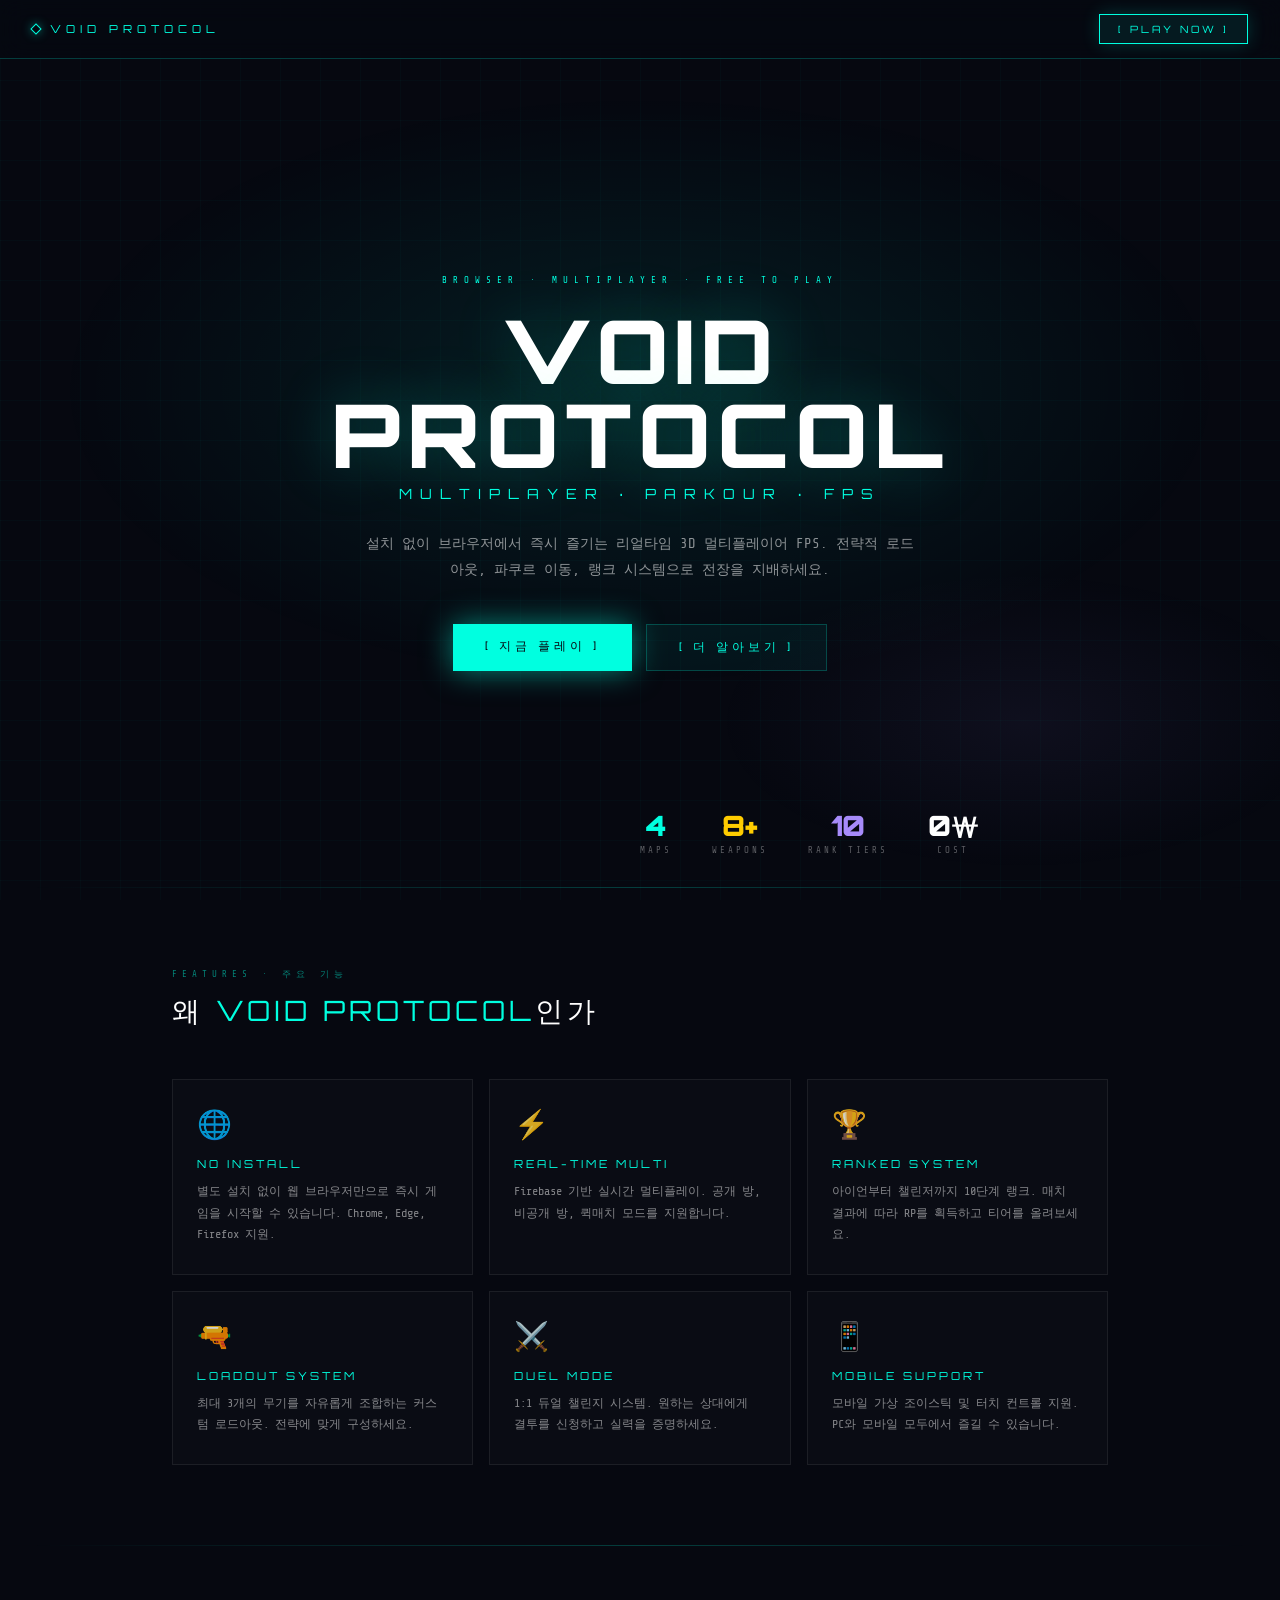
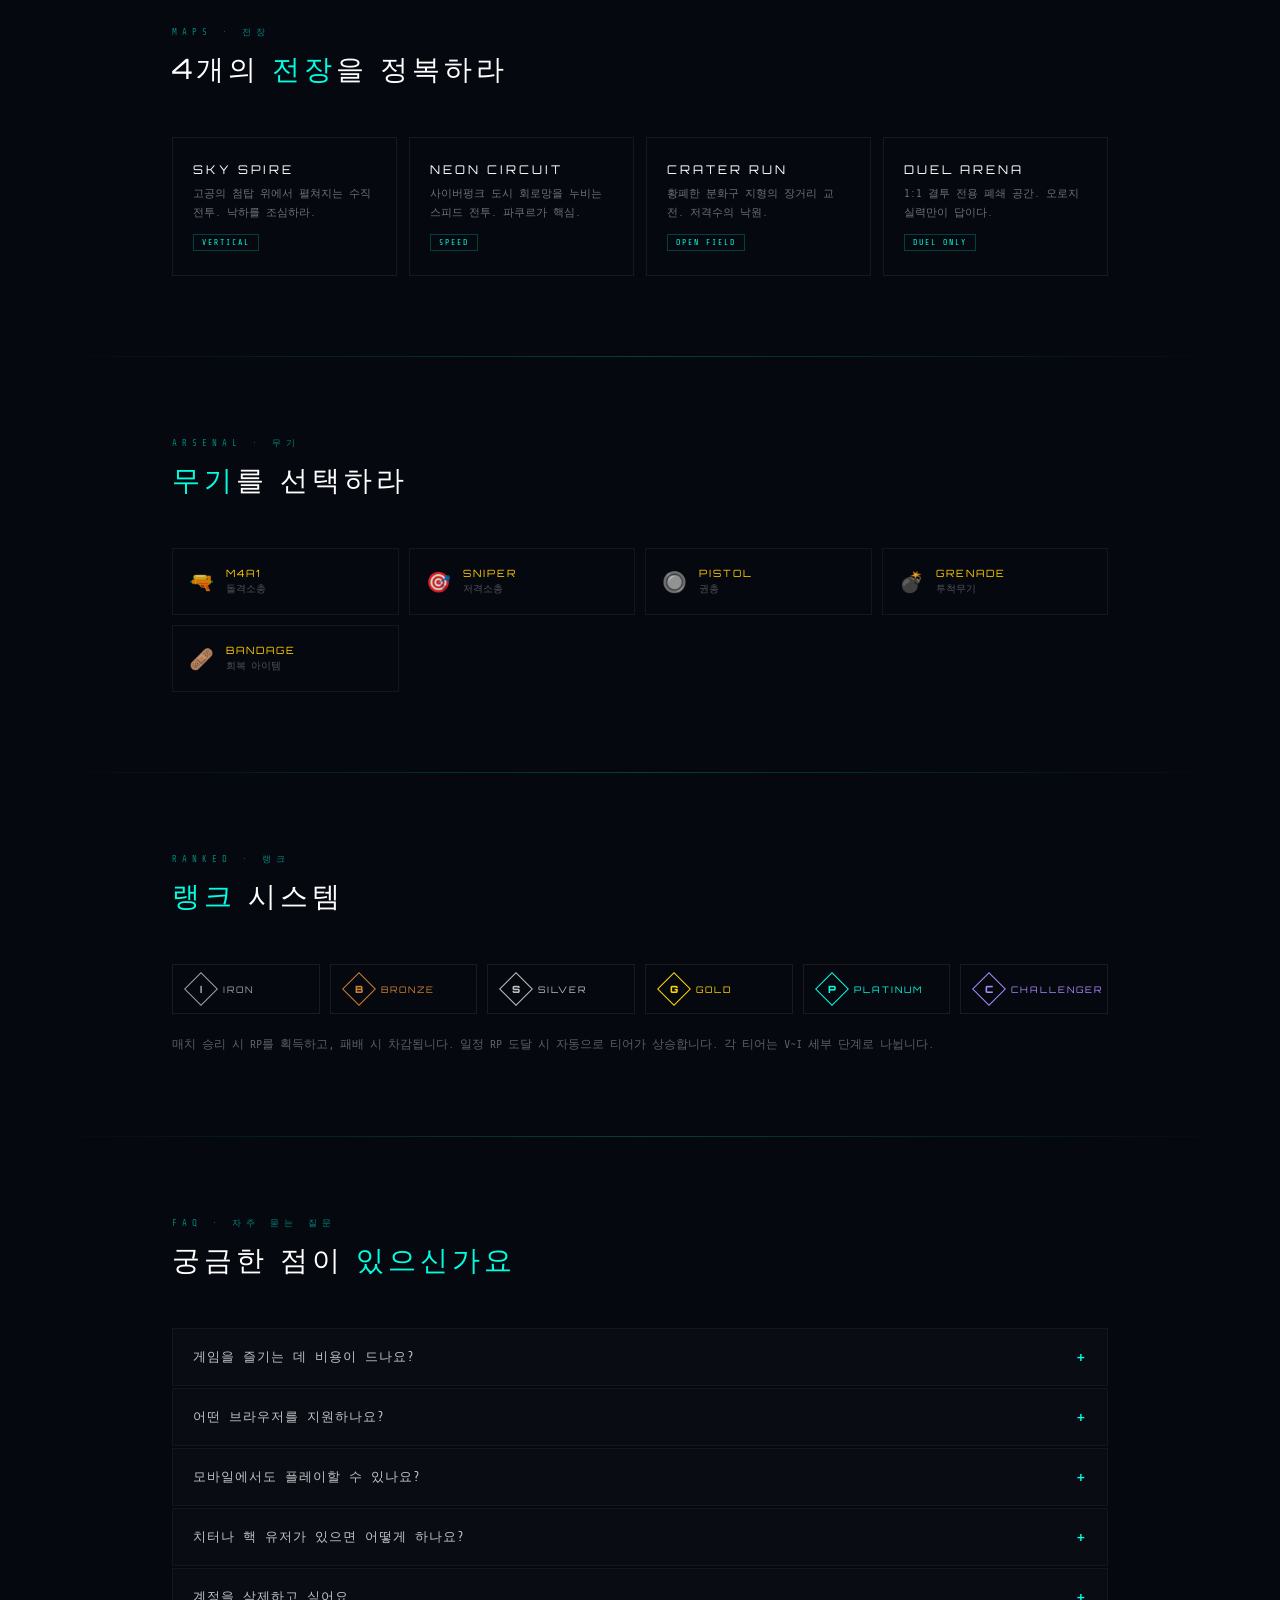
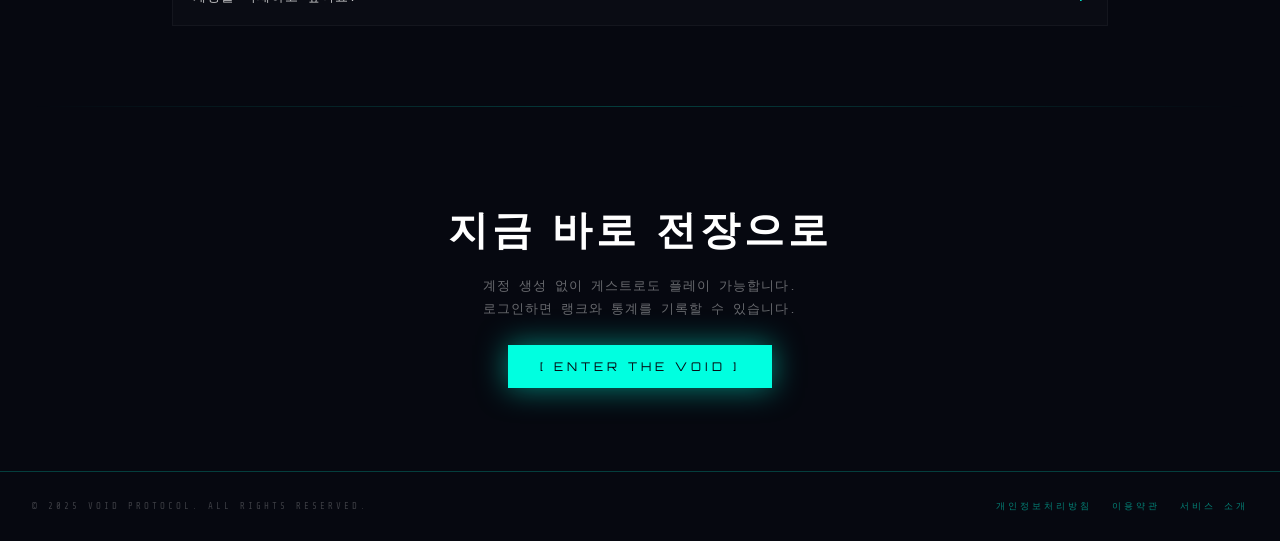
<file: index.html>
<!DOCTYPE html>
<html lang="ko">
<head>
  <script async src="https://pagead2.googlesyndication.com/pagead/js/adsbygoogle.js?client=ca-pub-8468811206307354" crossorigin="anonymous"></script>
  <meta charset="UTF-8"/>
  <meta http-equiv="refresh" content="0; url=about.html"/>
  <title>VOID PROTOCOL</title>
  <script>window.location.replace('about.html');</script>
</head>
<body></body>
</html>
</file>
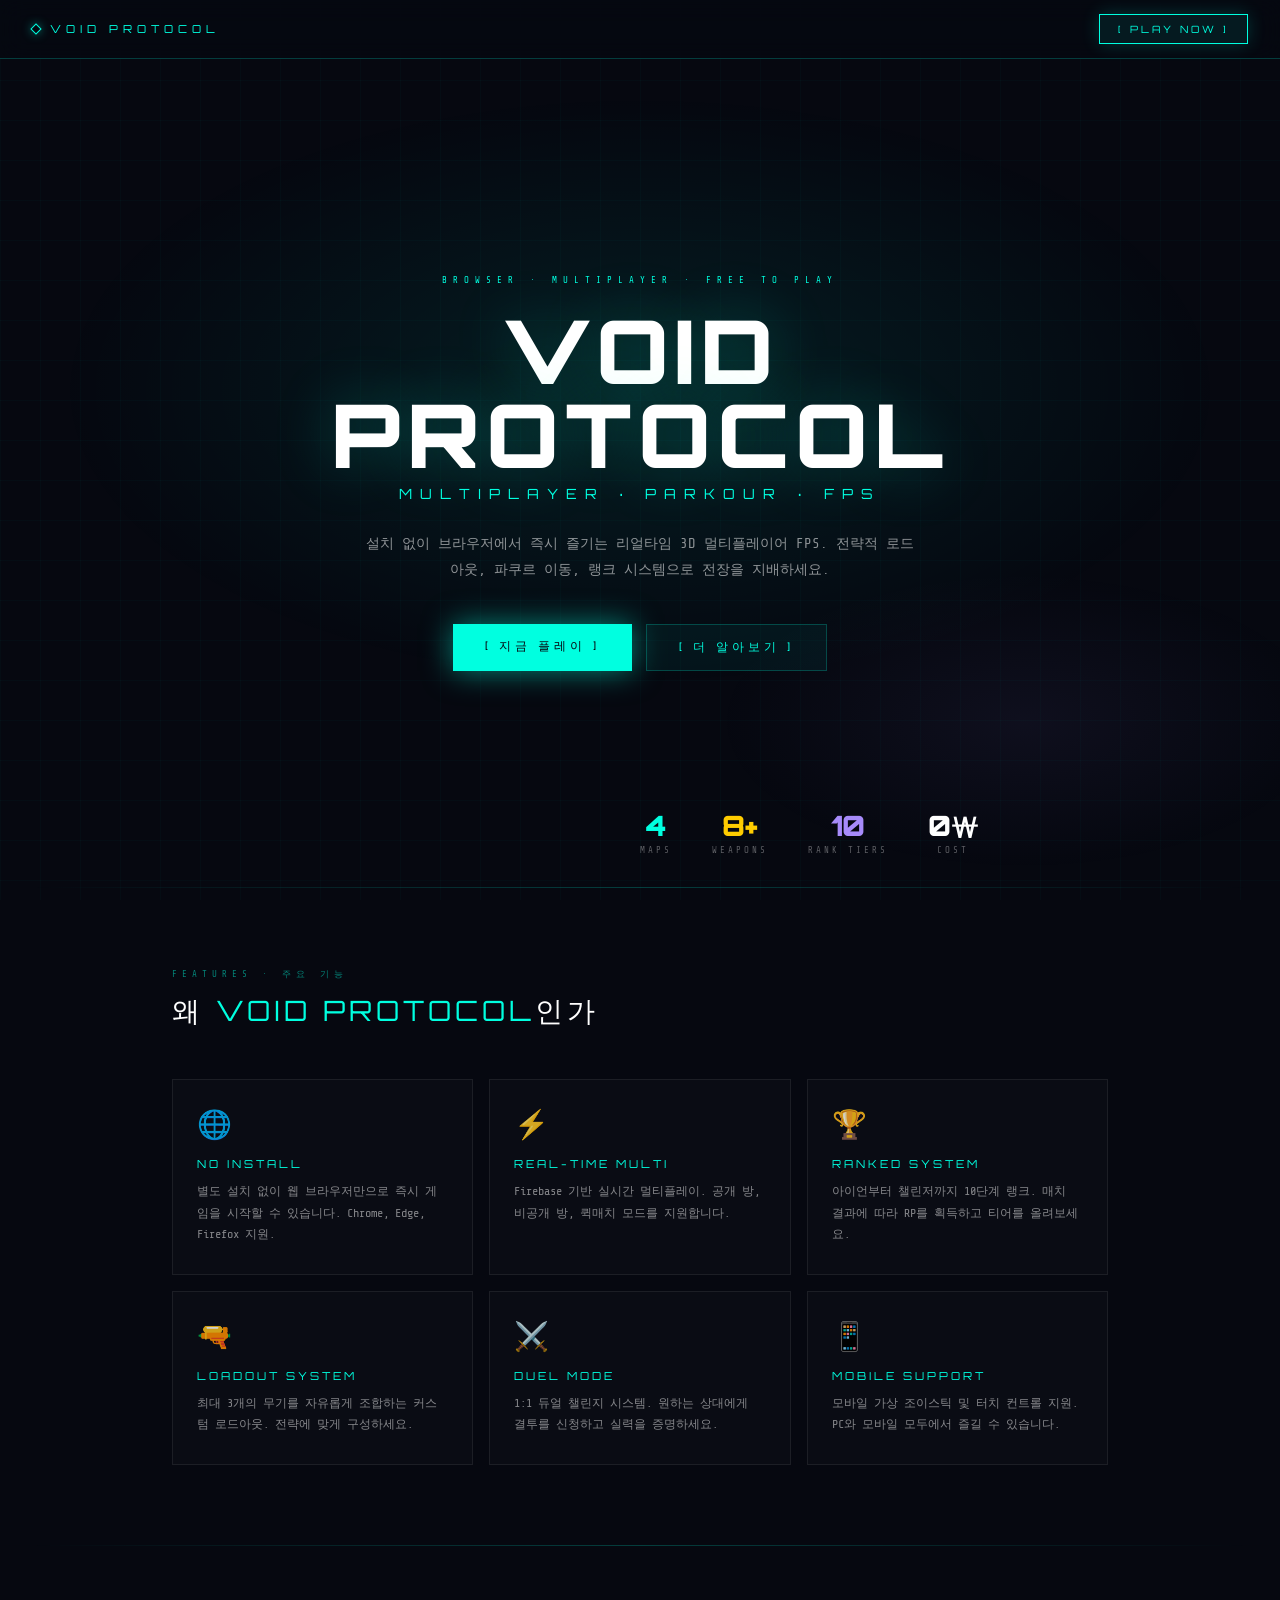
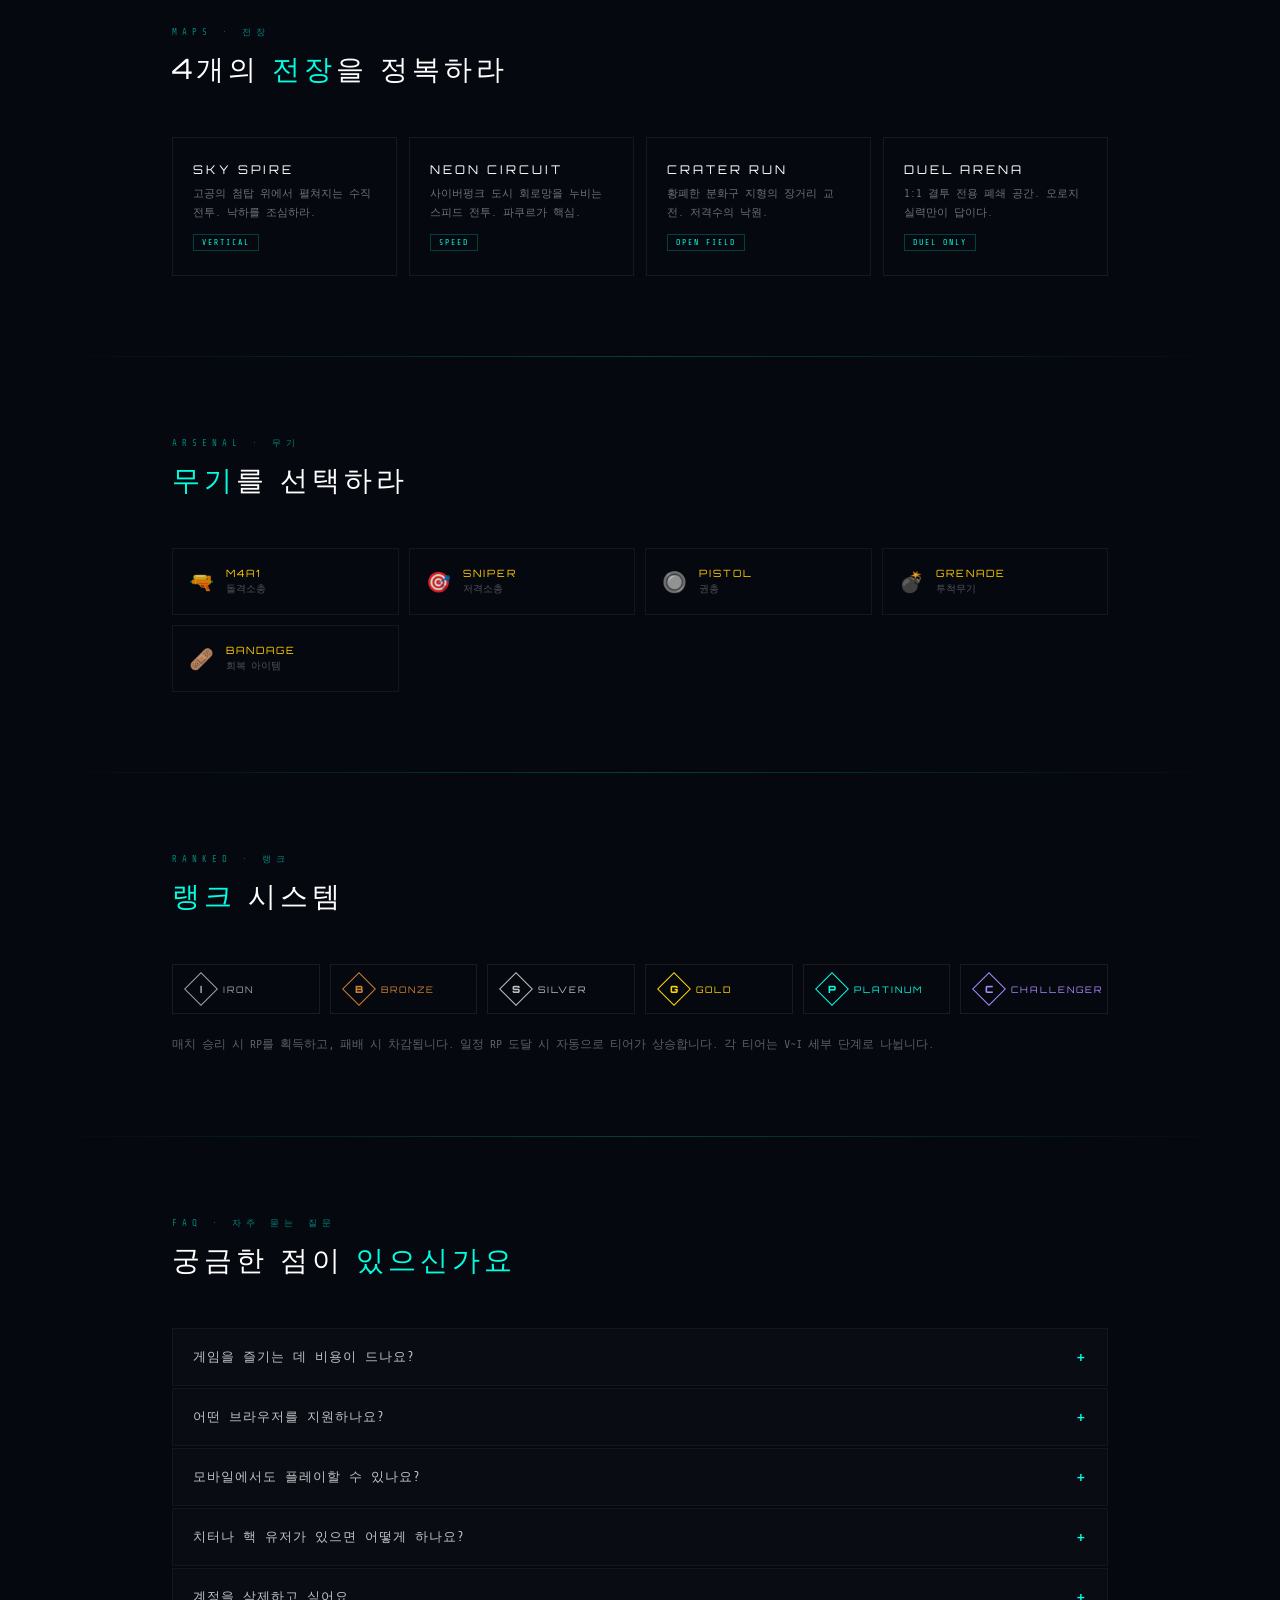
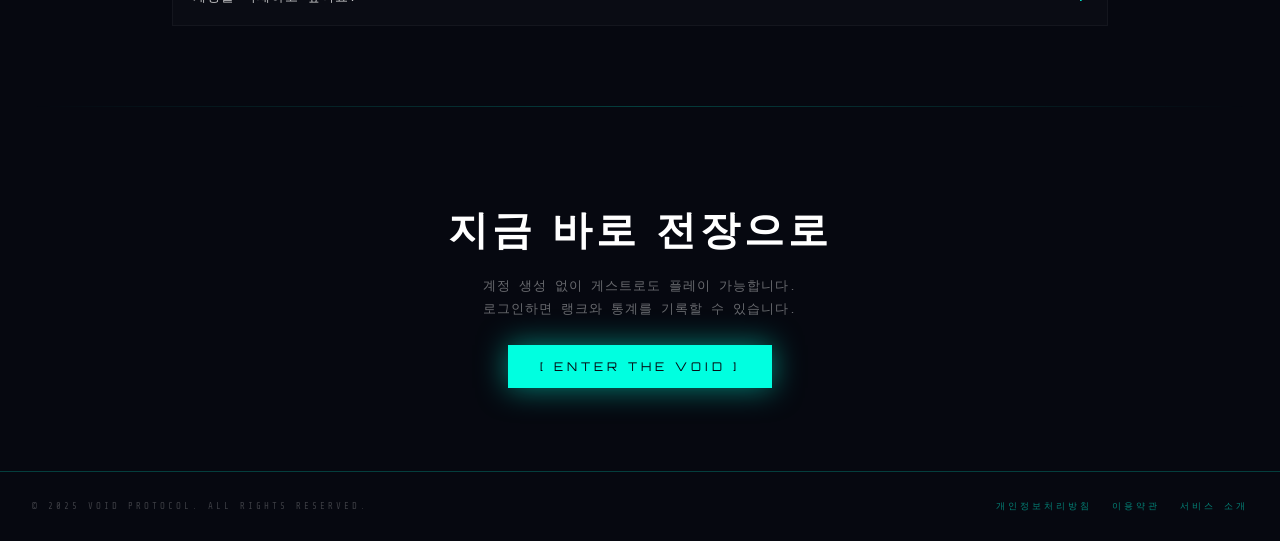
<file: about.html>
<!DOCTYPE html>
<html lang="ko">
<head>
  <script async src="https://pagead2.googlesyndication.com/pagead/js/adsbygoogle.js?client=ca-pub-8468811206307354" crossorigin="anonymous"></script>
  <meta charset="UTF-8"/>
  <meta name="viewport" content="width=device-width,initial-scale=1.0"/>
  <title>서비스 소개 — VOID PROTOCOL</title>
  <meta name="description" content="VOID PROTOCOL — 브라우저에서 즐기는 리얼타임 멀티플레이어 3D FPS. 랭크 시스템, 다양한 맵, 듀얼 모드를 무료로 즐기세요."/>
  <link href="https://fonts.googleapis.com/css2?family=Orbitron:wght@400;700;900&family=Share+Tech+Mono&display=swap" rel="stylesheet">
  <style>
    :root {
      --hud: #00ffe0;
      --warn: #ffcc00;
      --danger: #ff4444;
      --purple: #a78bfa;
      --bg: #060810;
      --border: rgba(0,255,224,0.22);
      --dim: rgba(0,255,224,0.08);
    }
    *, *::before, *::after { margin:0; padding:0; box-sizing:border-box; }

    body {
      background: var(--bg);
      color: rgba(255,255,255,0.82);
      font-family: 'Share Tech Mono', monospace;
      min-height: 100vh;
      overflow-x: hidden;
    }
    body::before {
      content:'';
      position:fixed; inset:0; pointer-events:none; z-index:0;
      background-image:
        linear-gradient(rgba(0,255,224,0.025) 1px, transparent 1px),
        linear-gradient(90deg, rgba(0,255,224,0.025) 1px, transparent 1px);
      background-size:40px 40px;
    }

    nav {
      position:sticky; top:0; z-index:100;
      display:flex; align-items:center; justify-content:space-between;
      padding:14px 32px;
      background:rgba(6,8,16,0.88);
      border-bottom:1px solid var(--border);
      backdrop-filter:blur(12px);
      animation:slideDown .5s cubic-bezier(.16,1,.3,1) both;
    }
    .nav-brand {
      font-family:'Orbitron',monospace;
      font-size:11px; letter-spacing:5px; color:var(--hud);
      text-decoration:none;
      display:flex; align-items:center; gap:10px;
    }
    .nav-brand::before {
      content:'';
      width:8px; height:8px;
      border:1px solid var(--hud);
      transform:rotate(45deg);
      box-shadow:0 0 10px rgba(0,255,224,0.5);
      animation:pulse 2s ease-in-out infinite;
    }
    .nav-play {
      font-family:'Orbitron',monospace;
      font-size:10px; letter-spacing:3px; color:var(--hud);
      text-decoration:none;
      border:1px solid var(--hud);
      padding:8px 18px;
      background:rgba(0,255,224,0.08);
      box-shadow:0 0 18px rgba(0,255,224,0.2);
      transition:.15s;
    }
    .nav-play:hover { background:rgba(0,255,224,0.2); box-shadow:0 0 28px rgba(0,255,224,0.4); }

    /* HERO */
    .hero {
      position:relative; z-index:1;
      min-height: 92vh;
      display:flex; flex-direction:column; align-items:center; justify-content:center;
      text-align:center;
      padding:60px 32px;
      overflow:hidden;
    }
    .hero-bg {
      position:absolute; inset:0; pointer-events:none;
      background:
        radial-gradient(ellipse 70% 55% at 50% 40%, rgba(0,255,224,0.09), transparent 65%),
        radial-gradient(ellipse 40% 30% at 80% 80%, rgba(167,139,250,0.06), transparent 60%);
    }
    .hero-tag {
      font-size:9px; letter-spacing:6px; color:var(--hud);
      opacity:.55; margin-bottom:24px;
      animation:fadeUp .5s .2s cubic-bezier(.16,1,.3,1) both;
    }
    .hero-title {
      font-family:'Orbitron',monospace;
      font-size:clamp(36px,8vw,88px);
      font-weight:900; letter-spacing:6px;
      color:#fff;
      line-height:.95;
      margin-bottom:8px;
      animation:fadeUp .6s .3s cubic-bezier(.16,1,.3,1) both;
      text-shadow:0 0 60px rgba(0,255,224,0.25);
    }
    .hero-sub {
      font-family:'Orbitron',monospace;
      font-size:clamp(10px,2vw,14px); letter-spacing:8px;
      color:var(--hud); opacity:.7;
      margin-bottom:28px;
      animation:fadeUp .6s .35s cubic-bezier(.16,1,.3,1) both;
    }
    .hero-desc {
      max-width:560px;
      font-size:14px; line-height:1.9;
      color:rgba(255,255,255,0.55);
      margin-bottom:40px;
      animation:fadeUp .6s .4s cubic-bezier(.16,1,.3,1) both;
    }
    .hero-cta {
      display:flex; gap:14px; flex-wrap:wrap; justify-content:center;
      animation:fadeUp .6s .48s cubic-bezier(.16,1,.3,1) both;
    }
    .cta-primary {
      font-family:'Orbitron',monospace;
      font-size:12px; letter-spacing:4px; color:var(--bg);
      background:var(--hud);
      padding:14px 32px;
      text-decoration:none;
      transition:.15s;
      box-shadow:0 0 30px rgba(0,255,224,0.5);
    }
    .cta-primary:hover { box-shadow:0 0 50px rgba(0,255,224,0.8); transform:translateY(-1px); }
    .cta-secondary {
      font-family:'Orbitron',monospace;
      font-size:12px; letter-spacing:4px; color:var(--hud);
      border:1px solid var(--border);
      padding:14px 32px;
      text-decoration:none;
      background:rgba(0,255,224,0.05);
      transition:.15s;
    }
    .cta-secondary:hover { background:rgba(0,255,224,0.12); }

    .hero-stats {
      position:absolute; bottom:32px; left:50%; transform:translateX(-50%);
      display:flex; gap:40px; flex-wrap:wrap; justify-content:center;
      animation:fadeUp .6s .55s cubic-bezier(.16,1,.3,1) both;
    }
    .stat-item { text-align:center; }
    .stat-num {
      font-family:'Orbitron',monospace;
      font-size:28px; font-weight:900; color:#fff;
      line-height:1;
    }
    .stat-label {
      font-size:9px; letter-spacing:3px;
      color:rgba(255,255,255,0.35); margin-top:5px;
    }

    /* FEATURES */
    .section {
      position:relative; z-index:1;
      max-width:1000px; margin:0 auto;
      padding:80px 32px;
    }
    .section-tag {
      font-size:9px; letter-spacing:5px; color:var(--hud);
      opacity:.5; margin-bottom:12px;
    }
    .section-title {
      font-family:'Orbitron',monospace;
      font-size:clamp(18px,3vw,28px); letter-spacing:4px; color:#fff;
      margin-bottom:48px;
    }
    .section-title span { color:var(--hud); }

    .features-grid {
      display:grid;
      grid-template-columns:repeat(auto-fill,minmax(280px,1fr));
      gap:16px;
    }
    .feature-card {
      border:1px solid rgba(255,255,255,0.07);
      background:rgba(255,255,255,0.02);
      padding:28px 24px;
      transition:.2s;
      position:relative;
      overflow:hidden;
    }
    .feature-card::before {
      content:'';
      position:absolute; inset:0; opacity:0;
      background:linear-gradient(135deg, rgba(0,255,224,0.06), transparent);
      transition:.3s;
    }
    .feature-card:hover::before { opacity:1; }
    .feature-card:hover { border-color:rgba(0,255,224,0.25); transform:translateY(-2px); }
    .feature-icon {
      font-size:28px; margin-bottom:16px;
      display:block;
    }
    .feature-title {
      font-family:'Orbitron',monospace;
      font-size:11px; letter-spacing:3px; color:var(--hud);
      margin-bottom:10px;
    }
    .feature-desc {
      font-size:12px; line-height:1.8;
      color:rgba(255,255,255,0.5);
    }

    /* MAPS */
    .maps-grid {
      display:grid;
      grid-template-columns:repeat(auto-fill,minmax(220px,1fr));
      gap:12px;
    }
    .map-card {
      border:1px solid rgba(255,255,255,0.07);
      padding:24px 20px;
      position:relative;
      overflow:hidden;
      transition:.2s;
    }
    .map-card:hover { border-color:var(--border); }
    .map-card::after {
      content:'';
      position:absolute; bottom:0; left:0; right:0;
      height:2px;
      background:linear-gradient(90deg, var(--hud), transparent);
      transform:scaleX(0); transform-origin:left;
      transition:.3s;
    }
    .map-card:hover::after { transform:scaleX(1); }
    .map-name {
      font-family:'Orbitron',monospace;
      font-size:12px; letter-spacing:3px; color:#fff;
      margin-bottom:8px;
    }
    .map-desc {
      font-size:11px; line-height:1.7;
      color:rgba(255,255,255,0.42);
    }
    .map-tag {
      display:inline-block;
      font-size:8px; letter-spacing:2px;
      color:var(--hud); border:1px solid var(--border);
      padding:3px 8px; margin-top:12px;
    }

    /* WEAPONS */
    .weapons-grid {
      display:grid;
      grid-template-columns:repeat(auto-fill,minmax(180px,1fr));
      gap:10px;
    }
    .weapon-card {
      border:1px solid rgba(255,255,255,0.06);
      padding:18px 16px;
      display:flex; align-items:center; gap:12px;
      transition:.15s;
    }
    .weapon-card:hover { border-color:rgba(255,204,0,0.3); background:rgba(255,204,0,0.04); }
    .weapon-emoji { font-size:20px; }
    .weapon-info {}
    .weapon-name {
      font-family:'Orbitron',monospace;
      font-size:10px; letter-spacing:2px; color:var(--warn);
      margin-bottom:3px;
    }
    .weapon-type { font-size:10px; color:rgba(255,255,255,0.3); }

    /* RANK */
    .ranks-row {
      display:flex; gap:10px; flex-wrap:wrap;
    }
    .rank-badge {
      display:flex; align-items:center; gap:10px;
      border:1px solid rgba(255,255,255,0.08);
      padding:12px 16px;
      flex:1; min-width:130px;
      transition:.15s;
    }
    .rank-badge:hover { border-color:rgba(255,255,255,0.18); }
    .rank-diamond {
      width:24px; height:24px;
      border:1px solid currentColor;
      display:grid; place-items:center;
      font-family:'Orbitron',monospace;
      font-size:10px; font-weight:900;
      transform:rotate(45deg);
      flex-shrink:0;
    }
    .rank-diamond span { transform:rotate(-45deg); }
    .rank-name {
      font-family:'Orbitron',monospace;
      font-size:9px; letter-spacing:2px;
    }

    /* FAQ */
    .faq-list { display:flex; flex-direction:column; gap:2px; }
    .faq-item {
      border:1px solid rgba(255,255,255,0.06);
      overflow:hidden;
    }
    .faq-q {
      width:100%; text-align:left;
      background:rgba(255,255,255,0.02);
      border:none; cursor:pointer;
      padding:18px 20px;
      font-family:'Share Tech Mono',monospace;
      font-size:13px; letter-spacing:1px;
      color:rgba(255,255,255,0.75);
      display:flex; justify-content:space-between; align-items:center;
      transition:.15s;
    }
    .faq-q:hover { background:rgba(0,255,224,0.05); color:#fff; }
    .faq-q::after { content:'+'; color:var(--hud); font-size:18px; flex-shrink:0; transition:.2s; }
    .faq-q.open::after { content:'−'; }
    .faq-a {
      max-height:0; overflow:hidden;
      font-size:13px; line-height:1.8;
      color:rgba(255,255,255,0.5);
      transition:max-height .3s ease, padding .3s ease;
      padding:0 20px;
    }
    .faq-a.open { max-height:200px; padding:0 20px 18px; }

    /* DIVIDER */
    .divider {
      position:relative; z-index:1;
      height:1px;
      background:linear-gradient(90deg, transparent, var(--border), transparent);
      margin:0 32px;
    }

    /* CTA BOTTOM */
    .cta-section {
      position:relative; z-index:1;
      text-align:center;
      padding:96px 32px;
    }
    .cta-section h2 {
      font-family:'Orbitron',monospace;
      font-size:clamp(20px,4vw,40px); letter-spacing:4px; color:#fff;
      margin-bottom:16px;
    }
    .cta-section p {
      font-size:13px; color:rgba(255,255,255,0.4);
      margin-bottom:36px; letter-spacing:1px; line-height:1.8;
    }

    footer {
      position:relative; z-index:1;
      border-top:1px solid var(--border);
      padding:28px 32px;
      display:flex; justify-content:space-between; align-items:center; flex-wrap:wrap; gap:12px;
      font-size:9px; letter-spacing:3px;
      color:rgba(255,255,255,0.22);
    }
    footer a { color:var(--hud); opacity:.5; text-decoration:none; }
    footer a:hover { opacity:1; }

    @keyframes slideDown {
      from { transform:translateY(-16px); opacity:0; }
      to   { transform:translateY(0); opacity:1; }
    }
    @keyframes fadeUp {
      from { transform:translateY(16px); opacity:0; }
      to   { transform:translateY(0); opacity:1; }
    }
    @keyframes pulse {
      0%,100% { opacity:.5; transform:rotate(45deg) scale(.88); }
      50%      { opacity:1;  transform:rotate(45deg) scale(1.15); }
    }

    @media(max-width:600px) {
      nav { padding:12px 18px; }
      .hero { min-height:80vh; }
      .hero-stats { position:static; transform:none; margin-top:40px; }
      .section { padding:60px 18px; }
      .divider { margin:0 18px; }
    }
  </style>
</head>
<body>

<nav>
  <a class="nav-brand" href="login.html">VOID PROTOCOL</a>
  <a class="nav-play" href="login.html">[ PLAY NOW ]</a>
</nav>

<!-- HERO -->
<section class="hero">
  <div class="hero-bg"></div>
  <div class="hero-tag">BROWSER · MULTIPLAYER · FREE TO PLAY</div>
  <h1 class="hero-title">VOID<br/>PROTOCOL</h1>
  <div class="hero-sub">MULTIPLAYER · PARKOUR · FPS</div>
  <p class="hero-desc">
    설치 없이 브라우저에서 즉시 즐기는 리얼타임 3D 멀티플레이어 FPS. 전략적 로드아웃, 파쿠르 이동, 랭크 시스템으로 전장을 지배하세요.
  </p>
  <div class="hero-cta">
    <a class="cta-primary" href="login.html">[ 지금 플레이 ]</a>
    <a class="cta-secondary" href="#features">[ 더 알아보기 ]</a>
  </div>
  <div class="hero-stats">
    <div class="stat-item">
      <div class="stat-num" style="color:var(--hud)">4</div>
      <div class="stat-label">MAPS</div>
    </div>
    <div class="stat-item">
      <div class="stat-num" style="color:var(--warn)">8+</div>
      <div class="stat-label">WEAPONS</div>
    </div>
    <div class="stat-item">
      <div class="stat-num" style="color:var(--purple)">10</div>
      <div class="stat-label">RANK TIERS</div>
    </div>
    <div class="stat-item">
      <div class="stat-num">0₩</div>
      <div class="stat-label">COST</div>
    </div>
  </div>
</section>

<div class="divider"></div>

<!-- FEATURES -->
<section class="section" id="features">
  <div class="section-tag">FEATURES · 주요 기능</div>
  <div class="section-title">왜 <span>VOID PROTOCOL</span>인가</div>
  <div class="features-grid">
    <div class="feature-card">
      <span class="feature-icon">🌐</span>
      <div class="feature-title">NO INSTALL</div>
      <div class="feature-desc">별도 설치 없이 웹 브라우저만으로 즉시 게임을 시작할 수 있습니다. Chrome, Edge, Firefox 지원.</div>
    </div>
    <div class="feature-card">
      <span class="feature-icon">⚡</span>
      <div class="feature-title">REAL-TIME MULTI</div>
      <div class="feature-desc">Firebase 기반 실시간 멀티플레이. 공개 방, 비공개 방, 퀵매치 모드를 지원합니다.</div>
    </div>
    <div class="feature-card">
      <span class="feature-icon">🏆</span>
      <div class="feature-title">RANKED SYSTEM</div>
      <div class="feature-desc">아이언부터 챌린저까지 10단계 랭크. 매치 결과에 따라 RP를 획득하고 티어를 올려보세요.</div>
    </div>
    <div class="feature-card">
      <span class="feature-icon">🔫</span>
      <div class="feature-title">LOADOUT SYSTEM</div>
      <div class="feature-desc">최대 3개의 무기를 자유롭게 조합하는 커스텀 로드아웃. 전략에 맞게 구성하세요.</div>
    </div>
    <div class="feature-card">
      <span class="feature-icon">⚔️</span>
      <div class="feature-title">DUEL MODE</div>
      <div class="feature-desc">1:1 듀얼 챌린지 시스템. 원하는 상대에게 결투를 신청하고 실력을 증명하세요.</div>
    </div>
    <div class="feature-card">
      <span class="feature-icon">📱</span>
      <div class="feature-title">MOBILE SUPPORT</div>
      <div class="feature-desc">모바일 가상 조이스틱 및 터치 컨트롤 지원. PC와 모바일 모두에서 즐길 수 있습니다.</div>
    </div>
  </div>
</section>

<div class="divider"></div>

<!-- MAPS -->
<section class="section">
  <div class="section-tag">MAPS · 전장</div>
  <div class="section-title">4개의 <span>전장</span>을 정복하라</div>
  <div class="maps-grid">
    <div class="map-card">
      <div class="map-name">SKY SPIRE</div>
      <div class="map-desc">고공의 첨탑 위에서 펼쳐지는 수직 전투. 낙하를 조심하라.</div>
      <span class="map-tag">VERTICAL</span>
    </div>
    <div class="map-card">
      <div class="map-name">NEON CIRCUIT</div>
      <div class="map-desc">사이버펑크 도시 회로망을 누비는 스피드 전투. 파쿠르가 핵심.</div>
      <span class="map-tag">SPEED</span>
    </div>
    <div class="map-card">
      <div class="map-name">CRATER RUN</div>
      <div class="map-desc">황폐한 분화구 지형의 장거리 교전. 저격수의 낙원.</div>
      <span class="map-tag">OPEN FIELD</span>
    </div>
    <div class="map-card">
      <div class="map-name">DUEL ARENA</div>
      <div class="map-desc">1:1 결투 전용 폐쇄 공간. 오로지 실력만이 답이다.</div>
      <span class="map-tag">DUEL ONLY</span>
    </div>
  </div>
</section>

<div class="divider"></div>

<!-- WEAPONS -->
<section class="section">
  <div class="section-tag">ARSENAL · 무기</div>
  <div class="section-title"><span>무기</span>를 선택하라</div>
  <div class="weapons-grid">
    <div class="weapon-card"><span class="weapon-emoji">🔫</span><div class="weapon-info"><div class="weapon-name">M4A1</div><div class="weapon-type">돌격소총</div></div></div>
    <div class="weapon-card"><span class="weapon-emoji">🎯</span><div class="weapon-info"><div class="weapon-name">SNIPER</div><div class="weapon-type">저격소총</div></div></div>
    <div class="weapon-card"><span class="weapon-emoji">🔘</span><div class="weapon-info"><div class="weapon-name">PISTOL</div><div class="weapon-type">권총</div></div></div>
    <div class="weapon-card"><span class="weapon-emoji">💣</span><div class="weapon-info"><div class="weapon-name">GRENADE</div><div class="weapon-type">투척무기</div></div></div>
    <div class="weapon-card"><span class="weapon-emoji">🩹</span><div class="weapon-info"><div class="weapon-name">BANDAGE</div><div class="weapon-type">회복 아이템</div></div></div>
  </div>
</section>

<div class="divider"></div>

<!-- RANKS -->
<section class="section">
  <div class="section-tag">RANKED · 랭크</div>
  <div class="section-title"><span>랭크</span> 시스템</div>
  <div class="ranks-row">
    <div class="rank-badge" style="color:#9ca3af"><div class="rank-diamond" style="border-color:#9ca3af"><span>I</span></div><div class="rank-name">IRON</div></div>
    <div class="rank-badge" style="color:#cd7f32"><div class="rank-diamond" style="border-color:#cd7f32"><span>B</span></div><div class="rank-name">BRONZE</div></div>
    <div class="rank-badge" style="color:#c0c0c0"><div class="rank-diamond" style="border-color:#c0c0c0"><span>S</span></div><div class="rank-name">SILVER</div></div>
    <div class="rank-badge" style="color:#ffd700"><div class="rank-diamond" style="border-color:#ffd700"><span>G</span></div><div class="rank-name">GOLD</div></div>
    <div class="rank-badge" style="color:#00ffe0"><div class="rank-diamond" style="border-color:#00ffe0"><span>P</span></div><div class="rank-name">PLATINUM</div></div>
    <div class="rank-badge" style="color:#a78bfa"><div class="rank-diamond" style="border-color:#a78bfa"><span>C</span></div><div class="rank-name">CHALLENGER</div></div>
  </div>
  <p style="margin-top:20px;font-size:12px;color:rgba(255,255,255,0.35);line-height:1.8;">
    매치 승리 시 RP를 획득하고, 패배 시 차감됩니다. 일정 RP 도달 시 자동으로 티어가 상승합니다. 각 티어는 V~I 세부 단계로 나뉩니다.
  </p>
</section>

<div class="divider"></div>

<!-- FAQ -->
<section class="section">
  <div class="section-tag">FAQ · 자주 묻는 질문</div>
  <div class="section-title">궁금한 점이 <span>있으신가요</span></div>
  <div class="faq-list">
    <div class="faq-item">
      <button class="faq-q">게임을 즐기는 데 비용이 드나요?</button>
      <div class="faq-a">VOID PROTOCOL은 완전 무료로 제공됩니다. 별도의 결제나 유료 아이템이 없으며, 모든 기능을 무료로 이용하실 수 있습니다. 서비스는 광고 수익으로 운영됩니다.</div>
    </div>
    <div class="faq-item">
      <button class="faq-q">어떤 브라우저를 지원하나요?</button>
      <div class="faq-a">Chrome, Edge, Firefox 최신 버전을 권장합니다. WebGL 및 WebSocket을 지원하는 모든 브라우저에서 이용 가능합니다. Safari의 경우 일부 기능이 제한될 수 있습니다.</div>
    </div>
    <div class="faq-item">
      <button class="faq-q">모바일에서도 플레이할 수 있나요?</button>
      <div class="faq-a">네, 모바일 기기에서도 플레이 가능합니다. 가상 조이스틱과 터치 버튼을 통해 조작할 수 있으며, 성능에 따라 그래픽 품질을 조정하여 최적의 경험을 제공합니다.</div>
    </div>
    <div class="faq-item">
      <button class="faq-q">치터나 핵 유저가 있으면 어떻게 하나요?</button>
      <div class="faq-a">게임 내 채팅창에 @cheater [닉네임] 을 입력하면 즉시 신고됩니다. 실제 치터로 확인되면 서버에서 즉시 영구 밴 처리됩니다. 허위 신고는 삼가주세요.</div>
    </div>
    <div class="faq-item">
      <button class="faq-q">계정을 삭제하고 싶어요.</button>
      <div class="faq-a">현재 계정 삭제는 지원하지 않습니다. 닉네임 및 비밀번호 변경은 계정 페이지에서 가능합니다.</div>
    </div>
  </div>
</section>

<!-- BOTTOM CTA -->
<div class="divider"></div>
<section class="cta-section">
  <h2>지금 바로 전장으로</h2>
  <p>계정 생성 없이 게스트로도 플레이 가능합니다.<br/>로그인하면 랭크와 통계를 기록할 수 있습니다.</p>
  <a class="cta-primary" href="login.html">[ ENTER THE VOID ]</a>
</section>

<footer>
  <span>© 2025 VOID PROTOCOL. ALL RIGHTS RESERVED.</span>
  <div style="display:flex;gap:20px;">
    <a href="privacy.html">개인정보처리방침</a>
    <a href="terms.html">이용약관</a>
    <a href="about.html">서비스 소개</a>
  </div>
</footer>

<script>
  document.querySelectorAll('.faq-q').forEach(btn => {
    btn.addEventListener('click', () => {
      const answer = btn.nextElementSibling;
      const isOpen = btn.classList.contains('open');
      document.querySelectorAll('.faq-q').forEach(b => {
        b.classList.remove('open');
        b.nextElementSibling.classList.remove('open');
      });
      if (!isOpen) {
        btn.classList.add('open');
        answer.classList.add('open');
      }
    });
  });
</script>

</body>
</html>
</file>
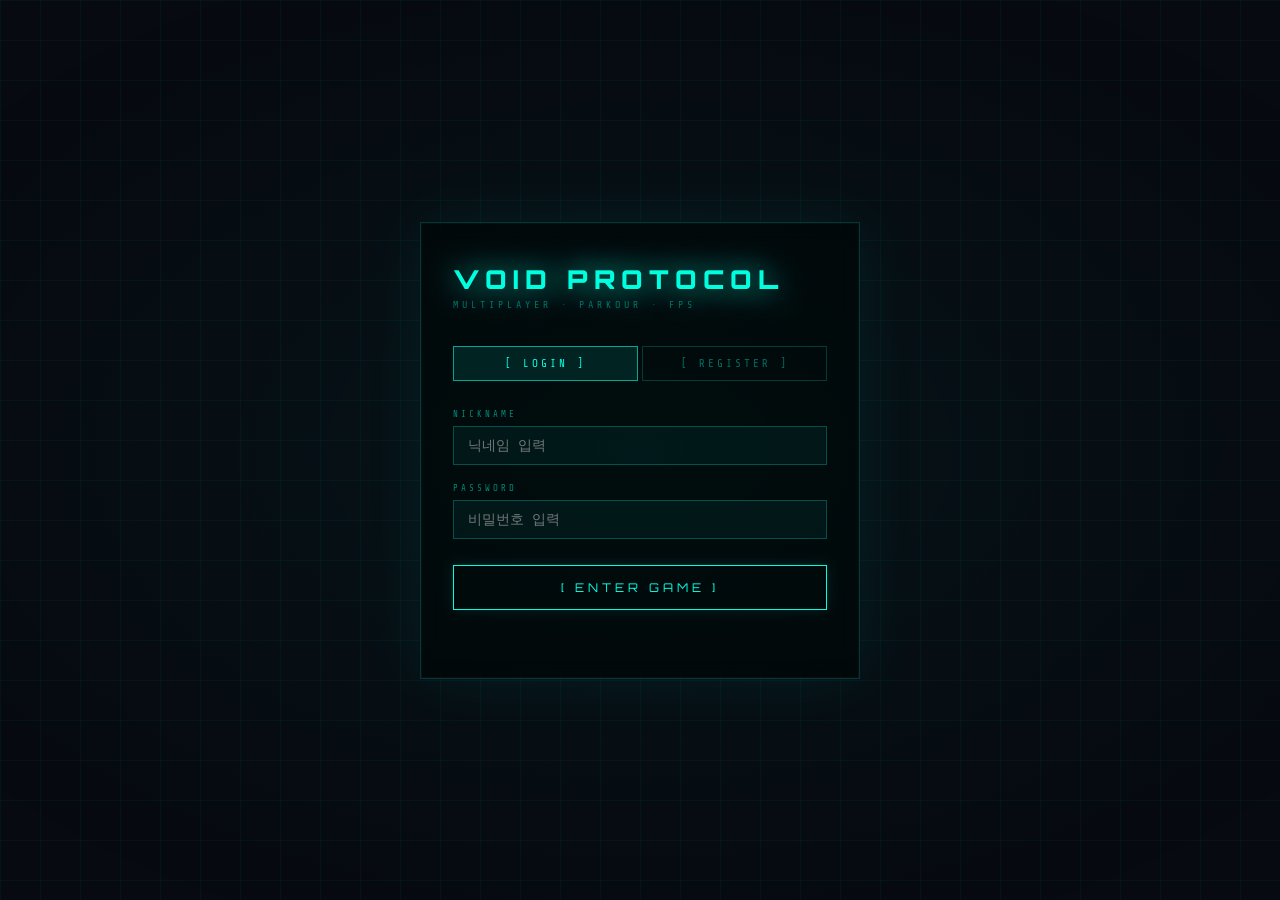
<file: account.html>
<!DOCTYPE html>
<html lang="ko">
<head>
  <script async src="https://pagead2.googlesyndication.com/pagead/js/adsbygoogle.js?client=ca-pub-8468811206307354" crossorigin="anonymous"></script>
  <meta charset="UTF-8"/>
  <meta name="viewport" content="width=device-width,initial-scale=1.0"/>
  <title>VOID PROTOCOL — ACCOUNT</title>
  <script type="importmap">
  {
    "imports": {
      "three":  "https://cdn.jsdelivr.net/npm/three@0.158.0/build/three.module.js",
      "three/": "https://cdn.jsdelivr.net/npm/three@0.158.0/"
    }
  }
  </script>
  <link rel="preconnect" href="https://fonts.googleapis.com"/>
  <link rel="stylesheet" href="https://fonts.googleapis.com/css2?family=Orbitron:wght@400;700;900&family=Share+Tech+Mono&display=swap"/>
  <style>
    :root {
      --cyan:   #00ffe0;
      --gold:   #ffcc00;
      --red:    #ff4444;
      --bg:     #03080d;
      --panel:  rgba(0,0,0,0.72);
      --border: rgba(0,255,224,0.18);
    }
    *, *::before, *::after { box-sizing: border-box; margin: 0; padding: 0; }
    html, body {
      width: 100%; height: 100%;
      background: var(--bg);
      color: #cdd8e0;
      font-family: 'Share Tech Mono', monospace;
      overflow-x: hidden;
    }

    /* ── 배경 효과 ── */
    body::before {
      content: '';
      position: fixed; inset: 0; pointer-events: none; z-index: 0;
      background:
        radial-gradient(ellipse 80% 60% at 50% -10%, rgba(0,255,224,0.07), transparent),
        radial-gradient(ellipse 60% 40% at 80% 110%, rgba(255,204,0,0.05), transparent);
    }
    #scanlines {
      position: fixed; inset: 0; pointer-events: none; z-index: 999;
      background: repeating-linear-gradient(
        0deg,
        transparent,
        transparent 2px,
        rgba(0,0,0,0.05) 2px,
        rgba(0,0,0,0.05) 4px
      );
    }

    /* ── 상단 네비 ── */
    .topbar {
      position: relative; z-index: 10;
      display: flex; align-items: center; justify-content: space-between;
      padding: 16px 32px;
      border-bottom: 1px solid var(--border);
      background: rgba(3,8,13,0.88);
      backdrop-filter: blur(14px);
      animation: slideDown 0.5s cubic-bezier(.16,1,.3,1) both;
    }
    .topbar-brand {
      font-family: 'Orbitron', monospace;
      font-size: 11px; letter-spacing: 5px;
      color: rgba(0,255,224,0.7);
      display: flex; align-items: center; gap: 10px;
    }
    .topbar-brand::before {
      content: '';
      width: 8px; height: 8px;
      border: 1px solid var(--cyan);
      transform: rotate(45deg);
      box-shadow: 0 0 10px rgba(0,255,224,0.5);
      animation: pulse 2s ease-in-out infinite;
    }
    .topbar-title {
      font-family: 'Orbitron', monospace;
      font-size: 13px; letter-spacing: 6px; color: var(--cyan);
    }
    .back-btn {
      height: 34px; padding: 0 16px;
      font-family: 'Share Tech Mono', monospace;
      font-size: 10px; letter-spacing: 3px;
      color: rgba(255,255,255,0.5);
      background: rgba(255,255,255,0.04);
      border: 1px solid rgba(255,255,255,0.12);
      cursor: pointer;
      transition: all 0.15s;
    }
    .back-btn:hover { color: var(--cyan); border-color: var(--cyan); background: rgba(0,255,224,0.06); }

    /* ── 메인 레이아웃 ── */
    .page {
      position: relative; z-index: 1;
      max-width: 1100px; margin: 0 auto;
      padding: 32px 24px 64px;
      display: grid;
      grid-template-columns: 320px 1fr;
      grid-template-rows: auto auto;
      gap: 20px;
      animation: fadeUp 0.6s 0.1s cubic-bezier(.16,1,.3,1) both;
    }

    /* ── 공통 패널 ── */
    .panel {
      background: var(--panel);
      border: 1px solid var(--border);
      border-radius: 4px;
      box-shadow: 0 18px 60px rgba(0,0,0,0.3), inset 0 0 0 1px rgba(255,255,255,0.03);
      overflow: hidden;
    }
    .panel-head {
      padding: 14px 20px;
      border-bottom: 1px solid rgba(0,255,224,0.1);
      display: flex; align-items: center; justify-content: space-between;
    }
    .panel-title {
      font-family: 'Orbitron', monospace;
      font-size: 10px; letter-spacing: 4px; color: var(--cyan);
    }
    .panel-sub { font-size: 9px; letter-spacing: 2px; opacity: 0.35; }
    .panel-body { padding: 20px; }

    /* ── 프로필 패널 (좌상단) ── */
    .profile-panel {
      grid-column: 1;
      grid-row: 1;
    }
    .profile-avatar {
      width: 72px; height: 72px;
      border: 2px solid rgba(0,255,224,0.3);
      border-radius: 4px;
      background: rgba(0,255,224,0.05);
      display: grid; place-items: center;
      font-size: 28px;
      margin-bottom: 14px;
    }
    .profile-name {
      font-family: 'Orbitron', monospace;
      font-size: 16px; letter-spacing: 3px; color: #fff;
      margin-bottom: 4px;
    }
    .profile-uid { font-size: 9px; opacity: 0.28; letter-spacing: 2px; }

    /* ── 스탯 패널 ── */
    .stats-panel {
      grid-column: 1;
      grid-row: 2;
    }
    .stat-grid {
      display: grid;
      grid-template-columns: 1fr 1fr;
      gap: 10px;
    }
    .stat-card {
      background: rgba(0,0,0,0.4);
      border: 1px solid rgba(255,255,255,0.07);
      border-radius: 3px;
      padding: 14px 12px;
      display: flex; flex-direction: column; gap: 4px;
    }
    .stat-label { font-size: 8px; letter-spacing: 3px; opacity: 0.4; }
    .stat-value {
      font-family: 'Orbitron', monospace;
      font-size: 22px; font-weight: 900;
    }
    .stat-value.kills { color: var(--cyan); }
    .stat-value.deaths { color: var(--red); }
    .stat-value.kd { color: var(--gold); }
    .stat-value.rating { color: #cc88ff; }
    .stat-bar {
      height: 2px; background: rgba(255,255,255,0.08);
      margin-top: 4px; border-radius: 1px; overflow: hidden;
    }
    .stat-bar-fill { height: 100%; border-radius: 1px; transition: width 1s 0.3s ease; }

    /* ── 편집 패널 (우측) ── */
    .edit-panel {
      grid-column: 2;
      grid-row: 1 / 3;
    }
    .tab-bar {
      display: flex;
      border-bottom: 1px solid rgba(0,255,224,0.1);
    }
    .tab {
      flex: 1; height: 46px;
      font-family: 'Share Tech Mono', monospace;
      font-size: 9px; letter-spacing: 3px;
      color: rgba(255,255,255,0.35);
      background: transparent;
      border: none;
      cursor: pointer;
      transition: all 0.18s;
      border-bottom: 2px solid transparent;
    }
    .tab:hover { color: rgba(0,255,224,0.7); }
    .tab.active {
      color: var(--cyan);
      border-bottom-color: var(--cyan);
      background: rgba(0,255,224,0.04);
    }

    .tab-pane { display: none; padding: 24px; }
    .tab-pane.active { display: block; }

    /* ── 폼 요소 ── */
    .field { margin-bottom: 18px; }
    .field-label {
      display: block;
      font-size: 9px; letter-spacing: 3px; opacity: 0.45;
      margin-bottom: 8px;
    }
    .field-input {
      width: 100%; height: 40px;
      background: rgba(0,0,0,0.45);
      border: 1px solid rgba(0,255,224,0.2);
      padding: 0 14px;
      color: #fff;
      font-family: 'Share Tech Mono', monospace;
      font-size: 13px; letter-spacing: 2px;
      transition: border-color 0.15s;
      outline: none;
    }
    .field-input:focus { border-color: rgba(0,255,224,0.5); box-shadow: 0 0 0 2px rgba(0,255,224,0.07); }
    .field-hint { margin-top: 5px; font-size: 9px; opacity: 0.3; letter-spacing: 1px; }

    .btn {
      height: 40px; padding: 0 22px;
      font-family: 'Share Tech Mono', monospace;
      font-size: 10px; letter-spacing: 3px;
      cursor: pointer; border: 1px solid; border-radius: 2px;
      transition: all 0.15s;
    }
    .btn-primary {
      color: var(--cyan);
      background: rgba(0,255,224,0.08);
      border-color: rgba(0,255,224,0.35);
    }
    .btn-primary:hover { background: rgba(0,255,224,0.16); box-shadow: 0 0 20px rgba(0,255,224,0.12); }
    .btn-danger {
      color: var(--red);
      background: rgba(255,68,68,0.06);
      border-color: rgba(255,68,68,0.28);
    }
    .btn-danger:hover { background: rgba(255,68,68,0.14); }
    .btn-gold {
      color: var(--gold);
      background: rgba(255,204,0,0.07);
      border-color: rgba(255,204,0,0.3);
    }
    .btn-gold:hover { background: rgba(255,204,0,0.15); }

    .msg {
      margin-top: 14px; padding: 10px 14px;
      font-size: 10px; letter-spacing: 2px;
      border-radius: 2px;
      display: none;
    }
    .msg.ok  { background: rgba(0,255,100,0.08); border: 1px solid rgba(0,255,100,0.25); color: #00ff88; }
    .msg.err { background: rgba(255,68,68,0.08); border: 1px solid rgba(255,68,68,0.25); color: var(--red); }
    .msg.show { display: block; }

    /* ── 캐릭터 픽셀 에디터 ── */
    .char-editor {
      display: grid;
      grid-template-columns: auto 1fr;
      gap: 24px;
      align-items: start;
    }
    .pixel-wrap {
      display: flex; flex-direction: column; align-items: center; gap: 12px;
    }
    .pixel-grid {
      display: grid;
      grid-template-columns: repeat(16, 18px);
      grid-template-rows: repeat(16, 18px);
      gap: 1px;
      background: rgba(0,0,0,0.5);
      border: 1px solid rgba(0,255,224,0.15);
      padding: 4px;
      cursor: crosshair;
      user-select: none;
    }
    .px {
      width: 18px; height: 18px;
      border-radius: 1px;
      transition: filter 0.05s;
    }
    .px:hover { filter: brightness(1.5); outline: 1px solid rgba(255,255,255,0.4); }
    .px.active-paint { outline: 1px solid #fff; }

    .char-controls { display: flex; flex-direction: column; gap: 14px; }
    .color-palette {
      display: grid;
      grid-template-columns: repeat(8, 28px);
      gap: 5px;
    }
    .pal-color {
      width: 28px; height: 28px;
      border-radius: 2px;
      cursor: pointer;
      border: 2px solid transparent;
      transition: transform 0.1s, border-color 0.1s;
    }
    .pal-color:hover { transform: scale(1.15); }
    .pal-color.selected { border-color: #fff; box-shadow: 0 0 8px rgba(255,255,255,0.4); }

    .color-custom-wrap {
      display: flex; align-items: center; gap: 10px;
    }
    .color-picker-input {
      width: 40px; height: 32px;
      border: 1px solid rgba(0,255,224,0.3);
      background: transparent;
      cursor: pointer;
      padding: 2px;
    }
    .color-picker-label { font-size: 9px; letter-spacing: 2px; opacity: 0.5; }

    .preset-list {
      display: grid;
      grid-template-columns: 1fr 1fr;
      gap: 8px;
    }
    .preset-btn {
      height: 32px;
      font-family: 'Share Tech Mono', monospace;
      font-size: 9px; letter-spacing: 2px;
      color: rgba(255,255,255,0.6);
      background: rgba(0,0,0,0.35);
      border: 1px solid rgba(255,255,255,0.1);
      cursor: pointer;
      transition: all 0.12s;
    }
    .preset-btn:hover { color: #fff; border-color: rgba(255,255,255,0.3); background: rgba(255,255,255,0.06); }

    /* 미리보기 캐릭터 */
    .char-preview {
      display: flex; flex-direction: column; align-items: center; gap: 8px;
    }
    .preview-title { font-size: 8px; letter-spacing: 3px; opacity: 0.35; }
    .preview-canvas { border: 1px solid rgba(0,255,224,0.15); image-rendering: pixelated; }

    .section-title {
      font-size: 9px; letter-spacing: 3px; color: rgba(0,255,224,0.6);
      margin-bottom: 10px; padding-bottom: 6px;
      border-bottom: 1px solid rgba(0,255,224,0.08);
    }

    /* 분리선 */
    .divider {
      height: 1px;
      background: rgba(0,255,224,0.08);
      margin: 20px 0;
    }

    /* ── 애니메이션 ── */
    @keyframes slideDown {
      from { opacity: 0; transform: translateY(-16px); }
      to   { opacity: 1; transform: translateY(0); }
    }
    @keyframes fadeUp {
      from { opacity: 0; transform: translateY(20px); }
      to   { opacity: 1; transform: translateY(0); }
    }
    @keyframes pulse {
      0%, 100% { opacity: 0.5; transform: rotate(45deg) scale(0.85); }
      50%       { opacity: 1;   transform: rotate(45deg) scale(1.15); }
    }

    /* 반응형 */
    @media (max-width: 800px) {
      .page { grid-template-columns: 1fr; grid-template-rows: auto; }
      .edit-panel { grid-column: 1; grid-row: auto; }
      .stats-panel { grid-column: 1; }
      .char-editor { grid-template-columns: 1fr; }
      .pixel-grid { grid-template-columns: repeat(16, 16px); grid-template-rows: repeat(16, 16px); }
      .px { width: 16px; height: 16px; }
    }

    .spinner {
      display: inline-block; width: 12px; height: 12px;
      border: 2px solid rgba(0,255,224,0.3);
      border-top-color: var(--cyan);
      border-radius: 50%;
      animation: spin 0.7s linear infinite;
      vertical-align: middle; margin-right: 6px;
    }
    @keyframes spin { to { transform: rotate(360deg); } }
  </style>
</head>
<body>
<div id="scanlines"></div>

<!-- 상단 네비 -->
<div class="topbar">
  <div class="topbar-brand">VOID PROTOCOL</div>
  <div class="topbar-title">ACCOUNT</div>
  <button class="back-btn" onclick="location.href='game.html'">◀ BACK TO GAME</button>
</div>

<!-- 메인 -->
<div class="page">

  <!-- 좌측: 프로필 -->
  <div class="panel profile-panel">
    <div class="panel-head">
      <div class="panel-title">PROFILE</div>
      <div class="panel-sub" id="uid-label"></div>
    </div>
    <div class="panel-body">
      <div class="profile-avatar" id="preview-avatar">👤</div>
      <div class="profile-name" id="disp-nick">LOADING...</div>
      <div class="profile-uid" id="disp-uid">UID: —</div>
    </div>
  </div>

  <!-- 좌측: 스탯 -->
  <div class="panel stats-panel">
    <div class="panel-head">
      <div class="panel-title">COMBAT STATS</div>
      <div class="panel-sub">LIFETIME</div>
    </div>
    <div class="panel-body">
      <div class="stat-grid">
        <div class="stat-card">
          <div class="stat-label">KILLS</div>
          <div class="stat-value kills" id="stat-kills">—</div>
          <div class="stat-bar"><div class="stat-bar-fill" id="bar-kills" style="width:0%;background:var(--cyan)"></div></div>
        </div>
        <div class="stat-card">
          <div class="stat-label">DEATHS</div>
          <div class="stat-value deaths" id="stat-deaths">—</div>
          <div class="stat-bar"><div class="stat-bar-fill" id="bar-deaths" style="width:0%;background:var(--red)"></div></div>
        </div>
        <div class="stat-card" style="grid-column:1/-1">
          <div class="stat-label">K/D RATIO</div>
          <div class="stat-value kd" id="stat-kd">—</div>
        </div>
        <div class="stat-card" style="grid-column:1/-1">
          <div class="stat-label">RATING (RP)</div>
          <div class="stat-value rating" id="stat-rating">—</div>
        </div>
      </div>
    </div>
  </div>

  <!-- 우측: 편집 탭 패널 -->
  <div class="panel edit-panel">
    <div class="tab-bar">
      <button class="tab active" data-tab="nickname">NICKNAME</button>
      <button class="tab" data-tab="password">PASSWORD</button>
      <button class="tab" data-tab="character">CHARACTER</button>
    </div>

    <!-- ── 닉네임 변경 탭 ── -->
    <div class="tab-pane active" id="tab-nickname">
      <div class="field">
        <label class="field-label">CURRENT NICKNAME</label>
        <div class="field-input" id="cur-nick-display" style="display:flex;align-items:center;color:var(--cyan);opacity:0.7;">—</div>
      </div>
      <div class="divider"></div>
      <div class="field">
        <label class="field-label">NEW NICKNAME</label>
        <input class="field-input" id="new-nick" maxlength="12" placeholder="2~12자, 영문/숫자/한글/_-"/>
        <div class="field-hint">영문, 숫자, 한글, _(언더스코어), -(하이픈) 허용</div>
      </div>
      <div class="field">
        <label class="field-label">CURRENT PASSWORD (확인용)</label>
        <input class="field-input" id="nick-pw" type="password" placeholder="현재 비밀번호 입력"/>
      </div>
      <button class="btn btn-primary" id="btn-change-nick">CHANGE NICKNAME</button>
      <div class="msg" id="msg-nick"></div>
    </div>

    <!-- ── 비밀번호 변경 탭 ── -->
    <div class="tab-pane" id="tab-password">
      <div class="field">
        <label class="field-label">CURRENT PASSWORD</label>
        <input class="field-input" id="cur-pw" type="password" placeholder="현재 비밀번호"/>
      </div>
      <div class="divider"></div>
      <div class="field">
        <label class="field-label">NEW PASSWORD</label>
        <input class="field-input" id="new-pw" type="password" placeholder="새 비밀번호 (4자 이상)"/>
      </div>
      <div class="field">
        <label class="field-label">CONFIRM NEW PASSWORD</label>
        <input class="field-input" id="new-pw2" type="password" placeholder="새 비밀번호 확인"/>
      </div>
      <button class="btn btn-primary" id="btn-change-pw">CHANGE PASSWORD</button>
      <div class="msg" id="msg-pw"></div>
    </div>

    <!-- ── 캐릭터 편집 탭 ── -->
    <div class="tab-pane" id="tab-character">
      <div class="char-editor">
        <!-- 픽셀 그리드 -->
        <div class="pixel-wrap">
          <div class="section-title">PIXEL CANVAS · 16×16</div>
          <div class="pixel-grid" id="pixel-grid"></div>
          <div style="display:flex;gap:8px;margin-top:4px;">
            <button class="btn btn-danger" id="btn-clear" style="height:30px;padding:0 12px;font-size:9px;">CLEAR</button>
            <button class="btn btn-gold" id="btn-fill" style="height:30px;padding:0 12px;font-size:9px;">FILL</button>
            <button class="btn btn-primary" style="height:30px;padding:0 12px;font-size:9px;" id="btn-erase-mode">ERASE</button>
          </div>
        </div>

        <!-- 우측 컨트롤 -->
        <div class="char-controls">
          <!-- 미리보기 -->
          <div class="char-preview">
            <div class="preview-title">PREVIEW</div>
            <canvas id="preview-canvas" class="preview-canvas" width="64" height="128"></canvas>
          </div>

          <div class="divider"></div>

          <!-- 팔레트 -->
          <div>
            <div class="section-title">COLOR PALETTE</div>
            <div class="color-palette" id="color-palette"></div>
            <div class="color-custom-wrap" style="margin-top:10px;">
              <input type="color" class="color-picker-input" id="color-picker" value="#00ffe0"/>
              <span class="color-picker-label">CUSTOM COLOR</span>
            </div>
          </div>

          <div class="divider"></div>

          <!-- 프리셋 -->
          <div>
            <div class="section-title">PRESETS</div>
            <div class="preset-list">
              <button class="preset-btn" data-preset="soldier">SOLDIER</button>
              <button class="preset-btn" data-preset="ghost">GHOST</button>
              <button class="preset-btn" data-preset="cyber">CYBER</button>
              <button class="preset-btn" data-preset="hazmat">HAZMAT</button>
            </div>
          </div>

          <div class="divider"></div>

          <button class="btn btn-primary" id="btn-save-char">SAVE CHARACTER</button>
          <div class="msg" id="msg-char"></div>
        </div>
      </div>
    </div>
  </div>
</div>

<script type="module">
import { API_BASE } from './js/auth.js';

// ── REST API 헬퍼 ──
async function apiPost(path, body) {
  const res = await fetch(`${API_BASE}${path}`, {
    method: 'POST',
    headers: { 'Content-Type': 'application/json' },
    body: JSON.stringify(body),
  });
  const data = await res.json();
  if (!res.ok) throw new Error(data.error || '요청 실패');
  return data;
}

// ── 로그인 체크 ──
const rawUser = sessionStorage.getItem('vp_user') || localStorage.getItem('vp_user');
if (!rawUser) { location.href = 'login.html'; }
let userInfo = JSON.parse(rawUser);

// ── UI 초기화 ──
function renderProfile() {
  document.getElementById('disp-nick').textContent   = userInfo.nickname;
  document.getElementById('cur-nick-display').textContent = userInfo.nickname;
  document.getElementById('disp-uid').textContent    = `UID: ${userInfo.uid || '—'}`;
  document.getElementById('uid-label').textContent   = userInfo.uid?.slice(0,8) || '';
}

function renderStats() {
  const k = userInfo.kills  || 0;
  const d = userInfo.deaths || 0;
  const kd = d > 0 ? (k/d).toFixed(2) : k > 0 ? '∞' : '—';
  document.getElementById('stat-kills').textContent  = k;
  document.getElementById('stat-deaths').textContent = d;
  document.getElementById('stat-kd').textContent     = kd;
  document.getElementById('stat-rating').textContent = `${userInfo.rating || 0} RP`;
  const max = Math.max(k, d, 1);
  setTimeout(() => {
    document.getElementById('bar-kills').style.width  = `${(k/max)*100}%`;
    document.getElementById('bar-deaths').style.width = `${(d/max)*100}%`;
  }, 100);
}

// 서버에서 최신 스탯 로드
async function loadStats() {
  try {
    const res  = await fetch(`${API_BASE}/api/user/${userInfo.nickname}`);
    const data = await res.json();
    if (res.ok) {
      userInfo.kills  = data.kills  || 0;
      userInfo.deaths = data.deaths || 0;
      userInfo.rating = data.rating || 0;
      userInfo.pixels = data.pixels || userInfo.pixels;
      const storage = localStorage.getItem('vp_user') ? localStorage : sessionStorage;
      storage.setItem('vp_user', JSON.stringify(userInfo));
      renderStats();
      if (userInfo.pixels) loadPixelsToEditor(userInfo.pixels);
    }
  } catch(e) { console.warn('스탯 로드 실패:', e); }
}

renderProfile();
renderStats();

// ── 탭 전환 ──
document.querySelectorAll('.tab').forEach(btn => {
  btn.addEventListener('click', () => {
    document.querySelectorAll('.tab').forEach(t => t.classList.remove('active'));
    document.querySelectorAll('.tab-pane').forEach(p => p.classList.remove('active'));
    btn.classList.add('active');
    document.getElementById(`tab-${btn.dataset.tab}`).classList.add('active');
  });
});

// ── 메시지 표시 ──
function showMsg(id, text, type) {
  const el = document.getElementById(id);
  el.textContent = text;
  el.className = `msg ${type} show`;
  setTimeout(() => el.classList.remove('show'), 4000);
}

function setLoading(btnId, loading) {
  const btn = document.getElementById(btnId);
  if (loading) {
    btn._orig = btn.innerHTML;
    btn.innerHTML = '<span class="spinner"></span>PROCESSING...';
    btn.disabled = true;
  } else {
    btn.innerHTML = btn._orig;
    btn.disabled = false;
  }
}

// ── 닉네임 변경 ──
document.getElementById('btn-change-nick').addEventListener('click', async () => {
  const newNick = document.getElementById('new-nick').value.trim();
  const pw      = document.getElementById('nick-pw').value;

  if (!newNick || newNick.length < 2)  return showMsg('msg-nick', '닉네임은 2자 이상이어야 합니다.', 'err');
  if (newNick.length > 12)             return showMsg('msg-nick', '닉네임은 12자 이하여야 합니다.', 'err');
  if (!/^[a-zA-Z0-9가-힣_\-]+$/.test(newNick)) return showMsg('msg-nick', '허용되지 않는 문자가 포함되어 있습니다.', 'err');
  if (!pw)                             return showMsg('msg-nick', '현재 비밀번호를 입력하세요.', 'err');
  if (newNick === userInfo.nickname)   return showMsg('msg-nick', '현재 닉네임과 동일합니다.', 'err');

  setLoading('btn-change-nick', true);
  try {
    await apiPost('/api/change-nickname', {
      nickname: userInfo.nickname,
      password: pw,
      newNickname: newNick,
    });

    // 세션 업데이트
    userInfo.nickname = newNick;
    const storage = localStorage.getItem('vp_user') ? localStorage : sessionStorage;
    storage.setItem('vp_user', JSON.stringify(userInfo));
    renderProfile();
    document.getElementById('new-nick').value = '';
    document.getElementById('nick-pw').value  = '';
    showMsg('msg-nick', `닉네임이 [${newNick}]으로 변경되었습니다!`, 'ok');
  } catch(e) {
    showMsg('msg-nick', e.message, 'err');
  } finally {
    setLoading('btn-change-nick', false);
  }
});

// ── 비밀번호 변경 ──
document.getElementById('btn-change-pw').addEventListener('click', async () => {
  const curPw  = document.getElementById('cur-pw').value;
  const newPw  = document.getElementById('new-pw').value;
  const newPw2 = document.getElementById('new-pw2').value;

  if (!curPw)           return showMsg('msg-pw', '현재 비밀번호를 입력하세요.', 'err');
  if (!newPw || newPw.length < 4) return showMsg('msg-pw', '새 비밀번호는 4자 이상이어야 합니다.', 'err');
  if (newPw !== newPw2) return showMsg('msg-pw', '새 비밀번호가 일치하지 않습니다.', 'err');
  if (curPw === newPw)  return showMsg('msg-pw', '현재 비밀번호와 동일합니다.', 'err');

  setLoading('btn-change-pw', true);
  try {
    await apiPost('/api/change-password', {
      nickname:        userInfo.nickname,
      currentPassword: curPw,
      newPassword:     newPw,
    });
    document.getElementById('cur-pw').value  = '';
    document.getElementById('new-pw').value  = '';
    document.getElementById('new-pw2').value = '';
    showMsg('msg-pw', '비밀번호가 성공적으로 변경되었습니다.', 'ok');
  } catch(e) {
    showMsg('msg-pw', e.message, 'err');
  } finally {
    setLoading('btn-change-pw', false);
  }
});

// ══════════════════════════════════════
// ── 픽셀 에디터 ──
// ══════════════════════════════════════
const GRID_SIZE = 16;
let pixels = [];          // 16×16 색상 배열 (null or '#rrggbb')
let selectedColor = '#00ffe0';
let eraseMode     = false;
let isPainting    = false;

// 기본 픽셀 초기화
function initPixels() {
  pixels = [];
  for (let y = 0; y < GRID_SIZE; y++) {
    const row = [];
    for (let x = 0; x < GRID_SIZE; x++) row.push(null);
    pixels.push(row);
  }
}

// 팔레트 색상
const PALETTE = [
  '#ff4444','#ff8844','#ffcc00','#88ff44',
  '#00ffe0','#44aaff','#8844ff','#ff44cc',
  '#ffffff','#cccccc','#888888','#444444',
  '#ffccaa','#cc8855','#884422','#000000',
  '#4477bb','#2255aa','#3366aa','#1144aa',
  '#44aa55','#226633','#556b2f','#2d4a1e',
  '#aa3333','#772222','#cc4444','#ee6666',
  '#ffaa00','#dd8800','#cc6600','#aa4400',
];

function buildPalette() {
  const pal = document.getElementById('color-palette');
  PALETTE.forEach(col => {
    const el = document.createElement('div');
    el.className = 'pal-color';
    el.style.background = col;
    el.dataset.color = col;
    el.addEventListener('click', () => {
      eraseMode = false;
      document.getElementById('btn-erase-mode').style.opacity = '1';
      selectedColor = col;
      document.querySelectorAll('.pal-color').forEach(p => p.classList.remove('selected'));
      el.classList.add('selected');
      document.getElementById('color-picker').value = col;
    });
    pal.appendChild(el);
  });
}

document.getElementById('color-picker').addEventListener('input', e => {
  selectedColor = e.target.value;
  eraseMode = false;
  document.querySelectorAll('.pal-color').forEach(p => p.classList.remove('selected'));
});

// 픽셀 그리드 빌드
function buildGrid() {
  const grid = document.getElementById('pixel-grid');
  grid.innerHTML = '';
  for (let y = 0; y < GRID_SIZE; y++) {
    for (let x = 0; x < GRID_SIZE; x++) {
      const cell = document.createElement('div');
      cell.className = 'px';
      cell.dataset.x = x;
      cell.dataset.y = y;
      cell.style.background = pixels[y][x] || 'rgba(255,255,255,0.04)';

      cell.addEventListener('mousedown', e => { e.preventDefault(); isPainting = true; paint(x, y); });
      cell.addEventListener('mouseenter', () => { if (isPainting) paint(x, y); });
      grid.appendChild(cell);
    }
  }
  document.addEventListener('mouseup', () => isPainting = false);
}

function paint(x, y) {
  pixels[y][x] = eraseMode ? null : selectedColor;
  const idx = y * GRID_SIZE + x;
  const cell = document.getElementById('pixel-grid').children[idx];
  cell.style.background = pixels[y][x] || 'rgba(255,255,255,0.04)';
  updatePreview();
}

// CLEAR
document.getElementById('btn-clear').addEventListener('click', () => {
  initPixels(); buildGrid(); updatePreview();
});

// FILL (현재 색으로 전체 채우기)
document.getElementById('btn-fill').addEventListener('click', () => {
  for (let y = 0; y < GRID_SIZE; y++)
    for (let x = 0; x < GRID_SIZE; x++)
      pixels[y][x] = eraseMode ? null : selectedColor;
  buildGrid(); updatePreview();
});

// ERASE 모드 토글
document.getElementById('btn-erase-mode').addEventListener('click', function() {
  eraseMode = !eraseMode;
  this.style.opacity = eraseMode ? '0.5' : '1';
  this.textContent   = eraseMode ? 'PAINTING' : 'ERASE';
});

// 미리보기 렌더 (캐릭터 실루엣)
function updatePreview() {
  const canvas = document.getElementById('preview-canvas');
  const ctx    = canvas.getContext('2d');
  ctx.clearRect(0, 0, 64, 128);

  // 배경
  ctx.fillStyle = 'rgba(0,0,0,0.3)';
  ctx.fillRect(0, 0, 64, 128);

  // 바디 파트 영역 (auth.js와 동일한 16×16 매핑)
  const parts = [
    { label: 'head', x:4,  y:0,  w:8,  h:5,  cx:16, cy:10,  cw:32, ch:20 },
    { label: 'body', x:3,  y:5,  w:10, h:6,  cx:12, cy:30,  cw:40, ch:28 },
    { label: 'armL', x:0,  y:5,  w:3,  h:5,  cx:4,  cy:32,  cw:12, ch:24 },
    { label: 'armR', x:13, y:5,  w:3,  h:5,  cx:48, cy:32,  cw:12, ch:24 },
    { label: 'legL', x:4,  y:11, w:4,  h:5,  cx:12, cy:58,  cw:18, ch:28 },
    { label: 'legR', x:8,  y:11, w:4,  h:5,  cx:34, cy:58,  cw:18, ch:28 },
  ];

  parts.forEach(p => {
    const color = avgColor(p.x, p.x+p.w-1, p.y, p.y+p.h-1);
    ctx.fillStyle = color;
    ctx.fillRect(p.cx, p.cy, p.cw, p.ch);
    // 음영 테두리
    ctx.strokeStyle = 'rgba(0,0,0,0.4)';
    ctx.lineWidth = 1;
    ctx.strokeRect(p.cx+0.5, p.cy+0.5, p.cw-1, p.ch-1);
  });

  // 눈 (head 위에)
  ctx.fillStyle = '#000';
  ctx.fillRect(22, 16, 4, 4);
  ctx.fillRect(38, 16, 4, 4);
}

function avgColor(x0, x1, y0, y1) {
  let r=0,g=0,b=0,n=0;
  for (let y=y0; y<=y1; y++) {
    for (let x=x0; x<=x1; x++) {
      const col = pixels[y]?.[x];
      if (col && typeof col==='string' && col.startsWith('#') && col.length===7) {
        r += parseInt(col.slice(1,3),16);
        g += parseInt(col.slice(3,5),16);
        b += parseInt(col.slice(5,7),16);
        n++;
      }
    }
  }
  if (n===0) return '#556688';
  return `rgb(${Math.round(r/n)},${Math.round(g/n)},${Math.round(b/n)})`;
}

// 기존 픽셀 로드
function loadPixelsToEditor(pixelData) {
  pixels = [];
  for (let y=0; y<GRID_SIZE; y++) {
    const row = [];
    for (let x=0; x<GRID_SIZE; x++) row.push(pixelData[y]?.[x] || null);
    pixels.push(row);
  }
  buildGrid();
  updatePreview();
}

// ── 프리셋 정의 ──
const PRESETS = {
  soldier: (() => {
    const g = Array.from({length:16}, () => Array(16).fill(null));
    // 머리 (카키)
    for(let y=0;y<=4;y++) for(let x=4;x<=11;x++) g[y][x]='#5a6a35';
    g[2][5]=g[2][6]=g[2][9]=g[2][10]='#222';
    // 몸통 (올리브)
    for(let y=5;y<=10;y++) for(let x=3;x<=12;x++) g[y][x]='#4a5a28';
    // 팔
    for(let y=5;y<=9;y++) { g[y][0]=g[y][1]=g[y][2]='#4a5a28'; g[y][13]=g[y][14]=g[y][15]='#4a5a28'; }
    // 다리 (다크 카키)
    for(let y=11;y<=15;y++) { for(let x=4;x<=7;x++) g[y][x]='#3d4a20'; for(let x=8;x<=11;x++) g[y][x]='#3d4a20'; }
    return g;
  })(),
  ghost: (() => {
    const g = Array.from({length:16}, () => Array(16).fill(null));
    for(let y=0;y<=4;y++) for(let x=4;x<=11;x++) g[y][x]='#cccccc';
    g[2][5]=g[2][6]='#ff3333'; g[2][9]=g[2][10]='#ff3333';
    for(let y=5;y<=10;y++) for(let x=3;x<=12;x++) g[y][x]='#aaaaaa';
    for(let y=5;y<=9;y++) { g[y][0]=g[y][1]=g[y][2]='#aaaaaa'; g[y][13]=g[y][14]=g[y][15]='#aaaaaa'; }
    for(let y=11;y<=15;y++) { for(let x=4;x<=7;x++) g[y][x]='#999999'; for(let x=8;x<=11;x++) g[y][x]='#999999'; }
    return g;
  })(),
  cyber: (() => {
    const g = Array.from({length:16}, () => Array(16).fill(null));
    for(let y=0;y<=4;y++) for(let x=4;x<=11;x++) g[y][x]='#1a1a2e';
    g[2][5]=g[2][6]='#00ffe0'; g[2][9]=g[2][10]='#00ffe0';
    for(let y=5;y<=10;y++) for(let x=3;x<=12;x++) g[y][x]='#16213e';
    g[7][5]=g[7][6]=g[7][7]=g[7][8]=g[7][9]=g[7][10]='#00ffe0';
    for(let y=5;y<=9;y++) { g[y][0]=g[y][1]=g[y][2]='#0f3460'; g[y][13]=g[y][14]=g[y][15]='#0f3460'; }
    for(let y=11;y<=15;y++) { for(let x=4;x<=7;x++) g[y][x]='#16213e'; for(let x=8;x<=11;x++) g[y][x]='#0f3460'; }
    return g;
  })(),
  hazmat: (() => {
    const g = Array.from({length:16}, () => Array(16).fill(null));
    for(let y=0;y<=4;y++) for(let x=4;x<=11;x++) g[y][x]='#ffaa00';
    g[2][5]=g[2][6]=g[2][9]=g[2][10]='#333';
    g[3][7]=g[3][8]='#ffdd00';
    for(let y=5;y<=10;y++) for(let x=3;x<=12;x++) g[y][x]='#ff8800';
    for(let y=5;y<=9;y++) { g[y][0]=g[y][1]=g[y][2]='#ff8800'; g[y][13]=g[y][14]=g[y][15]='#ff8800'; }
    for(let y=11;y<=15;y++) { for(let x=4;x<=7;x++) g[y][x]='#cc6600'; for(let x=8;x<=11;x++) g[y][x]='#cc6600'; }
    return g;
  })(),
};

document.querySelectorAll('.preset-btn').forEach(btn => {
  btn.addEventListener('click', () => {
    const preset = PRESETS[btn.dataset.preset];
    if (preset) { pixels = preset.map(row => [...row]); buildGrid(); updatePreview(); }
  });
});

// ── 캐릭터 저장 ──
document.getElementById('btn-save-char').addEventListener('click', async () => {
  setLoading('btn-save-char', true);
  try {
    await apiPost('/api/save-pixels', { nickname: userInfo.nickname, pixels });
    userInfo.pixels = pixels;
    const storage = localStorage.getItem('vp_user') ? localStorage : sessionStorage;
    storage.setItem('vp_user', JSON.stringify(userInfo));
    showMsg('msg-char', '캐릭터가 저장되었습니다!', 'ok');
    // 아바타 이모지 업데이트
    document.getElementById('preview-avatar').innerHTML =
      `<canvas id="preview-avatar-canvas" width="48" height="48" style="image-rendering:pixelated"></canvas>`;
    renderAvatarCanvas();
  } catch(e) {
    showMsg('msg-char', e.message, 'err');
  } finally {
    setLoading('btn-save-char', false);
  }
});

function renderAvatarCanvas() {
  const c = document.getElementById('preview-avatar-canvas');
  if (!c) return;
  const ctx = c.getContext('2d');
  const scale = 3;
  for (let y=0; y<GRID_SIZE; y++) {
    for (let x=0; x<GRID_SIZE; x++) {
      ctx.fillStyle = pixels[y][x] || 'transparent';
      ctx.fillRect(x*3, y*3, 3, 3);
    }
  }
}

// ── 초기화 순서 ──
initPixels();
buildPalette();
buildGrid();
updatePreview();
await loadStats();
if (userInfo.pixels) { loadPixelsToEditor(userInfo.pixels); renderAvatarCanvas(); }
</script>
</body>
</html>
</file>
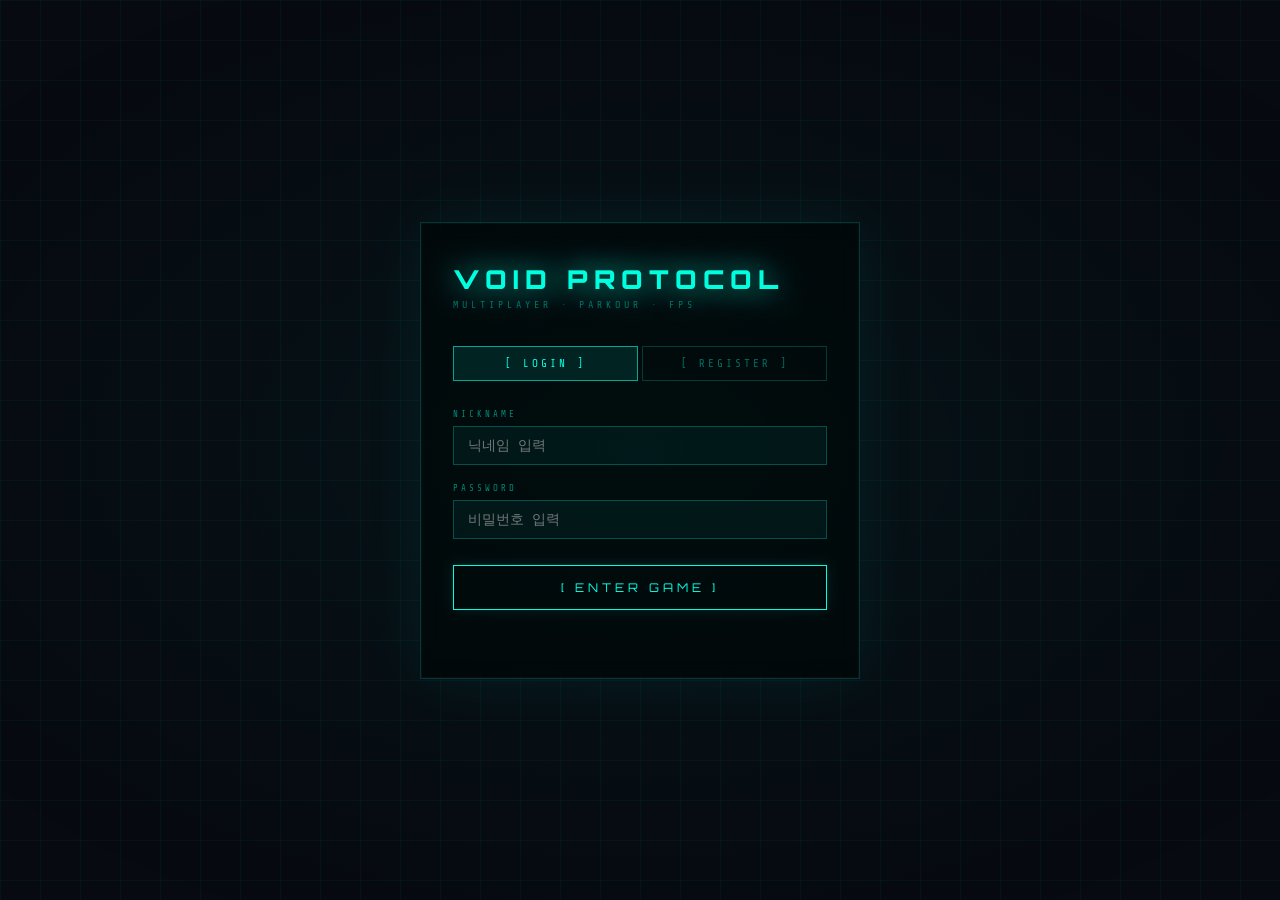
<file: login.html>
<!DOCTYPE html>
<html lang="ko">
<head>
  <script async src="https://pagead2.googlesyndication.com/pagead/js/adsbygoogle.js?client=ca-pub-8468811206307354" crossorigin="anonymous"></script>
<meta charset="UTF-8"/>
<meta name="viewport" content="width=device-width,initial-scale=1.0"/>
<title>VOID PROTOCOL — LOGIN</title>
<script type="importmap">
{
  "imports": {
    "three":  "https://cdn.jsdelivr.net/npm/three@0.158.0/build/three.module.js",
    "three/": "https://cdn.jsdelivr.net/npm/three@0.158.0/"
  }
}
</script>
<style>
@import url('https://fonts.googleapis.com/css2?family=Orbitron:wght@400;700;900&family=Share+Tech+Mono&display=swap');

*, *::before, *::after { margin:0; padding:0; box-sizing:border-box; }

body {
  background: #070a10;
  color: #00ffe0;
  font-family: 'Share Tech Mono', monospace;
  min-height: 100vh;
  display: flex;
  align-items: center;
  justify-content: center;
  overflow: hidden;
}

body::before {
  content: '';
  position: fixed; inset: 0;
  background:
    linear-gradient(rgba(0,255,224,.04) 1px, transparent 1px),
    linear-gradient(90deg, rgba(0,255,224,.04) 1px, transparent 1px);
  background-size: 40px 40px;
  pointer-events: none;
}

body::after {
  content: '';
  position: fixed; inset: 0;
  background: radial-gradient(ellipse 70% 60% at 50% 50%, rgba(0,255,224,0.04), transparent);
  pointer-events: none;
}

.container {
  width: 100%;
  max-width: 440px;
  padding: 40px 32px;
  background: rgba(0,0,0,0.6);
  border: 1px solid rgba(0,255,224,0.2);
  box-shadow: 0 0 60px rgba(0,255,224,0.07), inset 0 0 0 1px rgba(255,255,255,0.03);
  backdrop-filter: blur(12px);
}

h1 {
  font-family: 'Orbitron', monospace;
  font-size: 26px;
  font-weight: 900;
  letter-spacing: 6px;
  text-shadow: 0 0 30px #00ffe0;
  margin-bottom: 4px;
}

.subtitle {
  font-size: 10px;
  letter-spacing: 4px;
  opacity: .4;
  margin-bottom: 36px;
}

.tabs {
  display: flex;
  gap: 4px;
  margin-bottom: 28px;
}

.tab {
  flex: 1;
  padding: 10px;
  background: transparent;
  border: 1px solid rgba(0,255,224,.2);
  color: rgba(0,255,224,.4);
  font-family: 'Share Tech Mono', monospace;
  font-size: 11px;
  letter-spacing: 3px;
  cursor: pointer;
  transition: all .2s;
}
.tab.active {
  background: rgba(0,255,224,.1);
  border-color: rgba(0,255,224,.6);
  color: #00ffe0;
}
.tab:hover:not(.active) { border-color: rgba(0,255,224,.35); color: rgba(0,255,224,.65); }

.form-group { margin-bottom: 18px; }

label {
  display: block;
  font-size: 9px;
  letter-spacing: 3px;
  opacity: .5;
  margin-bottom: 7px;
}

input[type=text], input[type=password] {
  width: 100%;
  background: rgba(0,255,224,.05);
  border: 1px solid rgba(0,255,224,.25);
  color: #00ffe0;
  font-family: 'Share Tech Mono', monospace;
  font-size: 14px;
  padding: 11px 14px;
  outline: none;
  transition: border-color .2s, box-shadow .2s;
}
input:focus {
  border-color: rgba(0,255,224,.7);
  box-shadow: 0 0 0 2px rgba(0,255,224,0.08);
}

.btn {
  width: 100%;
  padding: 14px;
  background: transparent;
  border: 1px solid rgba(0,255,224,.5);
  color: #00ffe0;
  font-family: 'Orbitron', monospace;
  font-size: 12px;
  letter-spacing: 4px;
  cursor: pointer;
  transition: all .2s;
  margin-top: 8px;
}
.btn:hover { background: rgba(0,255,224,.1); box-shadow: 0 0 20px rgba(0,255,224,.15); }
.btn:disabled { opacity: .3; cursor: not-allowed; }
.btn.primary { border-color: #00ffe0; box-shadow: 0 0 12px rgba(0,255,224,.12); }

.error-msg {
  color: #ff3c3c;
  font-size: 11px;
  letter-spacing: 2px;
  margin-top: 12px;
  min-height: 16px;
}
.success-msg {
  color: #00ffe0;
  font-size: 11px;
  letter-spacing: 2px;
  margin-top: 12px;
}
</style>
</head>
<body>

<div class="container">
  <h1>VOID PROTOCOL</h1>
  <p class="subtitle">MULTIPLAYER · PARKOUR · FPS</p>

  <div class="tabs">
    <button class="tab active" id="tab-login"    onclick="switchTab('login')">[ LOGIN ]</button>
    <button class="tab"        id="tab-register" onclick="switchTab('register')">[ REGISTER ]</button>
  </div>

  <!-- 로그인 -->
  <div id="panel-login">
    <div class="form-group">
      <label>NICKNAME</label>
      <input type="text" id="login-nick" placeholder="닉네임 입력" maxlength="12" autocomplete="off"/>
    </div>
    <div class="form-group">
      <label>PASSWORD</label>
      <input type="password" id="login-pw" placeholder="비밀번호 입력"/>
    </div>
    <button class="btn primary" id="login-btn" onclick="doLogin()">[ ENTER GAME ]</button>
    <div class="error-msg" id="login-err"></div>
  </div>

  <!-- 회원가입 -->
  <div id="panel-register" style="display:none">
    <div class="form-group">
      <label>NICKNAME <span style="opacity:.4;font-size:9px">2~12자</span></label>
      <input type="text" id="reg-nick" placeholder="닉네임 입력" maxlength="12" autocomplete="off"/>
    </div>
    <div class="form-group">
      <label>PASSWORD <span style="opacity:.4;font-size:9px">4자 이상</span></label>
      <input type="password" id="reg-pw" placeholder="비밀번호 입력"/>
    </div>
    <button class="btn primary" id="reg-btn" onclick="doRegister()">[ CREATE ACCOUNT ]</button>
    <div class="error-msg" id="reg-err"></div>
    <div class="success-msg" id="reg-ok"></div>
  </div>
</div>

<script type="module">
import { register, login, DEFAULT_PIXELS } from './js/auth.js';

// ── 탭 전환 ──
window.switchTab = (tab) => {
  document.getElementById('panel-login').style.display    = tab === 'login'    ? '' : 'none';
  document.getElementById('panel-register').style.display = tab === 'register' ? '' : 'none';
  document.getElementById('tab-login').classList.toggle('active',    tab === 'login');
  document.getElementById('tab-register').classList.toggle('active', tab === 'register');
};

// ── 로그인 ──
window.doLogin = async () => {
  const btn = document.getElementById('login-btn');
  const err = document.getElementById('login-err');
  err.textContent = '';
  btn.disabled = true;
  btn.textContent = '[ CONNECTING... ]';
  try {
    const nick = document.getElementById('login-nick').value;
    const pw   = document.getElementById('login-pw').value;
    const user = await login(nick, pw);
    sessionStorage.setItem('vp_user', JSON.stringify(user));
    window.location.href = 'game.html';
  } catch(e) {
    err.textContent = e.message;
    btn.disabled = false;
    btn.textContent = '[ ENTER GAME ]';
  }
};

// ── 회원가입 ──
window.doRegister = async () => {
  const btn = document.getElementById('reg-btn');
  const err = document.getElementById('reg-err');
  const ok  = document.getElementById('reg-ok');
  err.textContent = ''; ok.textContent = '';
  btn.disabled = true;
  btn.textContent = '[ CREATING... ]';
  try {
    const nick = document.getElementById('reg-nick').value;
    const pw   = document.getElementById('reg-pw').value;
    await register(nick, pw, DEFAULT_PIXELS);
    ok.textContent  = '✅ "' + nick + '" 계정 생성 완료! 로그인 해주세요.';
    btn.disabled    = false;
    btn.textContent = '[ CREATE ACCOUNT ]';
    setTimeout(() => {
      window.switchTab('login');
      document.getElementById('login-nick').value = nick;
    }, 1200);
  } catch(e) {
    err.textContent = e.message;
    btn.disabled = false;
    btn.textContent = '[ CREATE ACCOUNT ]';
  }
};

// ── Enter 키 지원 ──
document.getElementById('login-nick').addEventListener('keydown', e => {
  if (e.key === 'Enter') document.getElementById('login-pw').focus();
});
document.getElementById('login-pw').addEventListener('keydown', e => {
  if (e.key === 'Enter') window.doLogin();
});
document.getElementById('reg-pw').addEventListener('keydown', e => {
  if (e.key === 'Enter') window.doRegister();
});
</script>
</body>
</html>
</file>
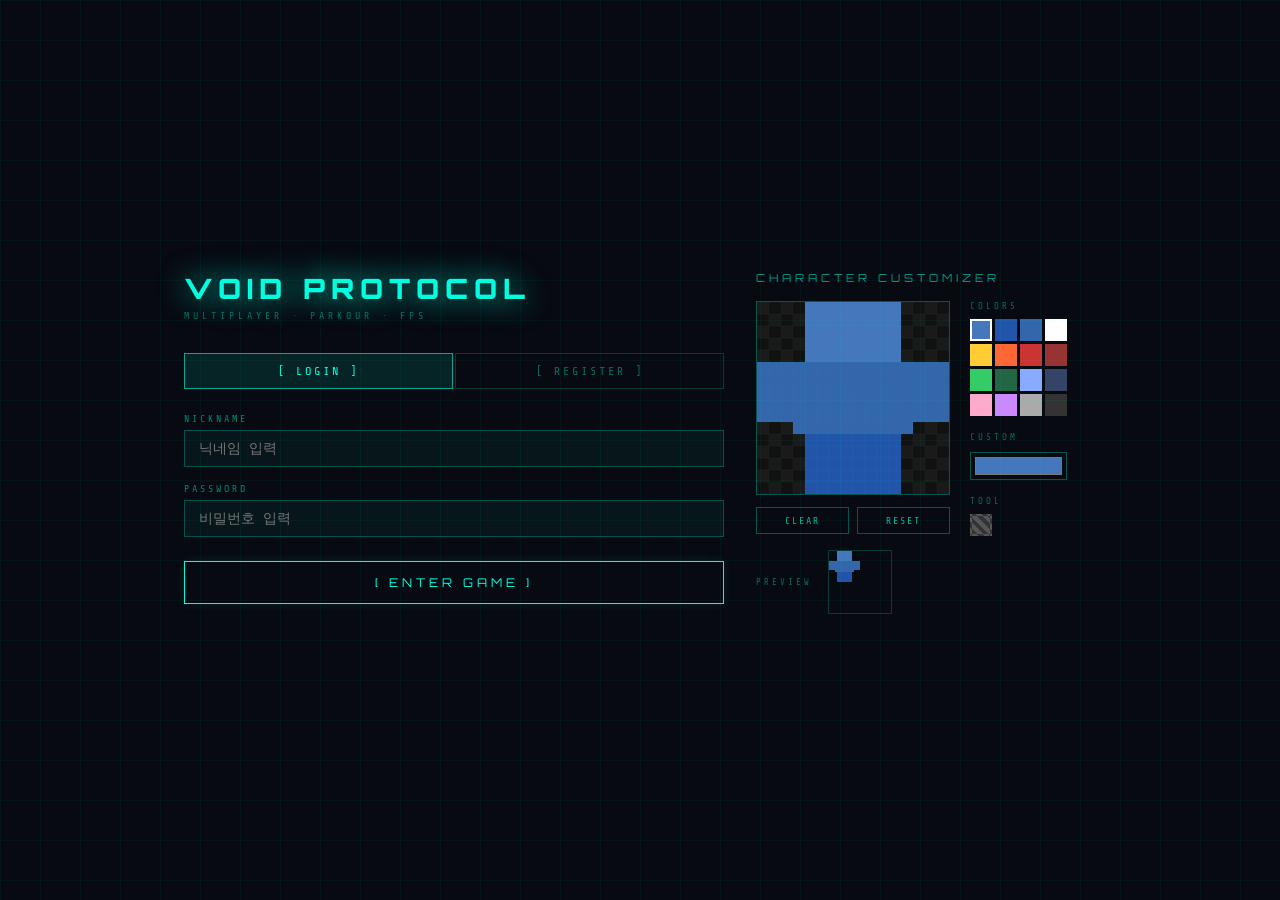
<file: Login.html>
<!DOCTYPE html>
<html lang="ko">
<head>
<meta charset="UTF-8"/>
<meta name="viewport" content="width=device-width,initial-scale=1.0"/>
<title>VOID PROTOCOL — LOGIN</title>
<script type="importmap">
{
  "imports": {
    "three": "https://cdn.jsdelivr.net/npm/three@0.158.0/build/three.module.js",
    "three/": "https://cdn.jsdelivr.net/npm/three@0.158.0/"
  }
}
</script>
<style>
@import url('https://fonts.googleapis.com/css2?family=Orbitron:wght@400;700;900&family=Share+Tech+Mono&display=swap');

*{margin:0;padding:0;box-sizing:border-box;}
body{
  background:#070a10;
  color:#00ffe0;
  font-family:'Share Tech Mono',monospace;
  min-height:100vh;
  display:flex;
  align-items:center;
  justify-content:center;
  overflow:hidden;
}

/* 배경 격자 */
body::before{
  content:'';
  position:fixed;inset:0;
  background:
    linear-gradient(rgba(0,255,224,.04) 1px,transparent 1px),
    linear-gradient(90deg,rgba(0,255,224,.04) 1px,transparent 1px);
  background-size:40px 40px;
  pointer-events:none;
}

.container{
  width:100%;
  max-width:960px;
  padding:24px;
  display:flex;
  gap:32px;
  align-items:flex-start;
}

/* ── 왼쪽 패널 ── */
.left-panel{
  flex:1;
  min-width:280px;
}

h1{
  font-family:'Orbitron',monospace;
  font-size:28px;
  font-weight:900;
  letter-spacing:6px;
  text-shadow:0 0 30px #00ffe0;
  margin-bottom:4px;
}
.subtitle{
  font-size:10px;
  letter-spacing:4px;
  opacity:.4;
  margin-bottom:32px;
}

/* 탭 */
.tabs{
  display:flex;
  gap:2px;
  margin-bottom:24px;
}
.tab{
  flex:1;
  padding:10px;
  background:transparent;
  border:1px solid rgba(0,255,224,.2);
  color:rgba(0,255,224,.4);
  font-family:'Share Tech Mono',monospace;
  font-size:12px;
  letter-spacing:3px;
  cursor:pointer;
  transition:all .2s;
}
.tab.active{
  background:rgba(0,255,224,.1);
  border-color:rgba(0,255,224,.6);
  color:#00ffe0;
}

/* 폼 */
.form-group{
  margin-bottom:16px;
}
label{
  display:block;
  font-size:10px;
  letter-spacing:3px;
  opacity:.5;
  margin-bottom:6px;
}
input[type=text],input[type=password]{
  width:100%;
  background:rgba(0,255,224,.05);
  border:1px solid rgba(0,255,224,.25);
  color:#00ffe0;
  font-family:'Share Tech Mono',monospace;
  font-size:14px;
  padding:10px 14px;
  outline:none;
  transition:border-color .2s;
}
input:focus{border-color:rgba(0,255,224,.7);}

.btn{
  width:100%;
  padding:13px;
  background:transparent;
  border:1px solid rgba(0,255,224,.5);
  color:#00ffe0;
  font-family:'Orbitron',monospace;
  font-size:12px;
  letter-spacing:4px;
  cursor:pointer;
  transition:all .2s;
  margin-top:8px;
}
.btn:hover{background:rgba(0,255,224,.1);box-shadow:0 0 20px rgba(0,255,224,.15);}
.btn:disabled{opacity:.3;cursor:not-allowed;}
.btn.primary{border-color:#00ffe0;box-shadow:0 0 10px rgba(0,255,224,.1);}

.error-msg{
  color:#ff3c3c;
  font-size:11px;
  letter-spacing:2px;
  margin-top:10px;
  min-height:16px;
}
.success-msg{
  color:#00ffe0;
  font-size:11px;
  letter-spacing:2px;
  margin-top:10px;
}

/* ── 오른쪽 패널: 픽셀 커스터마이저 ── */
.right-panel{
  width:340px;
  flex-shrink:0;
}

.panel-title{
  font-family:'Orbitron',monospace;
  font-size:11px;
  letter-spacing:4px;
  opacity:.6;
  margin-bottom:16px;
}

/* 픽셀 그리드 */
.pixel-editor-wrap{
  display:flex;
  gap:20px;
  align-items:flex-start;
}

#pixel-canvas{
  image-rendering:pixelated;
  cursor:crosshair;
  border:1px solid rgba(0,255,224,.3);
  display:block;
}

/* 팔레트 */
.palette-wrap{
  display:flex;
  flex-direction:column;
  gap:8px;
}
.palette-label{
  font-size:9px;
  letter-spacing:3px;
  opacity:.4;
}
.color-grid{
  display:grid;
  grid-template-columns:repeat(4,22px);
  gap:3px;
}
.color-swatch{
  width:22px;height:22px;
  border:2px solid transparent;
  cursor:pointer;
  transition:border-color .1s;
}
.color-swatch.selected{border-color:#fff;}
.color-swatch.eraser{
  background: repeating-linear-gradient(
    45deg,
    #333 0px, #333 4px,
    #555 4px, #555 8px
  ) !important;
}

/* 커스텀 색 선택 */
.custom-color-wrap{
  margin-top:8px;
  display:flex;
  flex-direction:column;
  gap:4px;
}
.custom-color-wrap label{font-size:9px;letter-spacing:3px;opacity:.4;}
#custom-color{
  width:100%;height:28px;
  border:1px solid rgba(0,255,224,.3);
  background:transparent;
  cursor:pointer;
  padding:0 2px;
}

.pixel-actions{
  margin-top:12px;
  display:flex;
  gap:8px;
}
.pixel-actions button{
  flex:1;
  padding:7px;
  background:transparent;
  border:1px solid rgba(0,255,224,.3);
  color:rgba(0,255,224,.7);
  font-family:'Share Tech Mono',monospace;
  font-size:10px;
  letter-spacing:2px;
  cursor:pointer;
  transition:all .15s;
}
.pixel-actions button:hover{border-color:#00ffe0;color:#00ffe0;}

/* 프리뷰 */
.preview-wrap{
  margin-top:16px;
  display:flex;
  align-items:center;
  gap:16px;
}
.preview-label{font-size:9px;letter-spacing:3px;opacity:.4;}
#preview-canvas{
  image-rendering:pixelated;
  border:1px solid rgba(0,255,224,.2);
}
</style>
</head>
<body>

<div class="container">
  <!-- 왼쪽: 로그인/회원가입 -->
  <div class="left-panel">
    <h1>VOID PROTOCOL</h1>
    <p class="subtitle">MULTIPLAYER · PARKOUR · FPS</p>

    <div class="tabs">
      <button class="tab active" id="tab-login"  onclick="switchTab('login')">[ LOGIN ]</button>
      <button class="tab"        id="tab-register" onclick="switchTab('register')">[ REGISTER ]</button>
    </div>

    <!-- 로그인 -->
    <div id="panel-login">
      <div class="form-group">
        <label>NICKNAME</label>
        <input type="text" id="login-nick" placeholder="닉네임 입력" maxlength="12" autocomplete="off"/>
      </div>
      <div class="form-group">
        <label>PASSWORD</label>
        <input type="password" id="login-pw" placeholder="비밀번호 입력"/>
      </div>
      <button class="btn primary" id="login-btn" onclick="doLogin()">[ ENTER GAME ]</button>
      <div class="error-msg" id="login-err"></div>
    </div>

    <!-- 회원가입 -->
    <div id="panel-register" style="display:none">
      <div class="form-group">
        <label>NICKNAME <span style="opacity:.4;font-size:9px">2~12자</span></label>
        <input type="text" id="reg-nick" placeholder="닉네임 입력" maxlength="12" autocomplete="off"/>
      </div>
      <div class="form-group">
        <label>PASSWORD <span style="opacity:.4;font-size:9px">4자 이상</span></label>
        <input type="password" id="reg-pw" placeholder="비밀번호 입력"/>
      </div>
      <button class="btn primary" id="reg-btn" onclick="doRegister()">[ CREATE ACCOUNT ]</button>
      <div class="error-msg" id="reg-err"></div>
      <div class="success-msg" id="reg-ok"></div>
    </div>
  </div>

  <!-- 오른쪽: 픽셀 캐릭터 에디터 -->
  <div class="right-panel">
    <div class="panel-title">CHARACTER CUSTOMIZER</div>
    <div class="pixel-editor-wrap">
      <div>
        <canvas id="pixel-canvas" width="192" height="192"></canvas>
        <div class="pixel-actions">
          <button onclick="clearCanvas()">CLEAR</button>
          <button onclick="resetDefault()">RESET</button>
        </div>
        <div class="preview-wrap">
          <span class="preview-label">PREVIEW</span>
          <canvas id="preview-canvas" width="32" height="32" style="width:64px;height:64px"></canvas>
        </div>
      </div>

      <div class="palette-wrap">
        <div class="palette-label">COLORS</div>
        <div class="color-grid" id="color-grid"></div>
        <div class="custom-color-wrap">
          <label>CUSTOM</label>
          <input type="color" id="custom-color" value="#4477bb"/>
        </div>
        <div class="palette-label" style="margin-top:8px">TOOL</div>
        <div class="color-grid">
          <div class="color-swatch eraser" title="지우개" onclick="selectEraser()"></div>
        </div>
      </div>
    </div>
  </div>
</div>

<script type="module">
import { register, login, DEFAULT_PIXELS } from './js/auth.js';

// ── 픽셀 에디터 ──
const GRID = 16, CELL = 12; // 12px per cell → 192x192 canvas
const canvas  = document.getElementById('pixel-canvas');
const ctx     = canvas.getContext('2d');
const preview = document.getElementById('preview-canvas');
const pctx    = preview.getContext('2d');

let pixels      = DEFAULT_PIXELS.map(r => [...r]);
let currentColor = '#4477bb';
let isErasing    = false;
let isDrawing    = false;

const PALETTE = [
  '#4477bb','#2255aa','#3366aa','#ffffff',
  '#ffcc33','#ff6633','#cc3333','#993333',
  '#33cc66','#226644','#88aaff','#334466',
  '#ffaacc','#cc88ff','#aaaaaa','#333333',
];

// 팔레트 렌더
const grid = document.getElementById('color-grid');
PALETTE.forEach(col => {
  const sw = document.createElement('div');
  sw.className = 'color-swatch';
  sw.style.background = col;
  sw.title = col;
  if (col === currentColor) sw.classList.add('selected');
  sw.onclick = () => {
    isErasing = false;
    currentColor = col;
    document.querySelectorAll('.color-swatch').forEach(s => s.classList.remove('selected'));
    sw.classList.add('selected');
  };
  grid.appendChild(sw);
});

document.getElementById('custom-color').addEventListener('input', e => {
  isErasing = false;
  currentColor = e.target.value;
  document.querySelectorAll('.color-swatch').forEach(s => s.classList.remove('selected'));
});

window.selectEraser = () => {
  isErasing = true;
  document.querySelectorAll('.color-swatch').forEach(s => s.classList.remove('selected'));
  document.querySelector('.color-swatch.eraser').classList.add('selected');
};

// 픽셀 그리기
function drawGrid() {
  ctx.clearRect(0,0,canvas.width,canvas.height);
  for (let y=0;y<GRID;y++) {
    for (let x=0;x<GRID;x++) {
      const col = pixels[y][x];
      if (col) {
        ctx.fillStyle = col;
        ctx.fillRect(x*CELL, y*CELL, CELL, CELL);
      } else {
        // 투명 격자
        ctx.fillStyle = (x+y)%2===0 ? '#1a1a1a' : '#111111';
        ctx.fillRect(x*CELL, y*CELL, CELL, CELL);
      }
    }
  }
  // 격자선
  ctx.strokeStyle = 'rgba(0,255,224,0.08)';
  ctx.lineWidth = 0.5;
  for (let i=0;i<=GRID;i++) {
    ctx.beginPath(); ctx.moveTo(i*CELL,0); ctx.lineTo(i*CELL,GRID*CELL); ctx.stroke();
    ctx.beginPath(); ctx.moveTo(0,i*CELL); ctx.lineTo(GRID*CELL,i*CELL); ctx.stroke();
  }
  drawPreview();
}

function drawPreview() {
  pctx.clearRect(0,0,16,16);
  for (let y=0;y<GRID;y++)
    for (let x=0;x<GRID;x++)
      if (pixels[y][x]) { pctx.fillStyle=pixels[y][x]; pctx.fillRect(x,y,1,1); }
}

function paint(e) {
  const rect = canvas.getBoundingClientRect();
  const scaleX = canvas.width  / rect.width;
  const scaleY = canvas.height / rect.height;
  const cx = e.clientX - rect.left;
  const cy = e.clientY - rect.top;
  const gx = Math.floor(cx * scaleX / CELL);
  const gy = Math.floor(cy * scaleY / CELL);
  if (gx<0||gx>=GRID||gy<0||gy>=GRID) return;
  pixels[gy][gx] = isErasing ? null : currentColor;
  drawGrid();
}

canvas.addEventListener('mousedown', e => { isDrawing=true; paint(e); });
canvas.addEventListener('mousemove', e => { if(isDrawing) paint(e); });
window.addEventListener('mouseup', () => isDrawing=false);

// 터치 지원
canvas.addEventListener('touchstart', e => { e.preventDefault(); isDrawing=true; paint(e.touches[0]); }, {passive:false});
canvas.addEventListener('touchmove',  e => { e.preventDefault(); if(isDrawing) paint(e.touches[0]); }, {passive:false});
window.addEventListener('touchend',   () => isDrawing=false);

window.clearCanvas  = () => { pixels=Array.from({length:16},()=>Array(16).fill(null)); drawGrid(); };
window.resetDefault = () => { pixels=DEFAULT_PIXELS.map(r=>[...r]); drawGrid(); };

drawGrid();

// ── 탭 전환 ──
window.switchTab = (tab) => {
  document.getElementById('panel-login').style.display    = tab==='login'    ? '' : 'none';
  document.getElementById('panel-register').style.display = tab==='register' ? '' : 'none';
  document.getElementById('tab-login').classList.toggle('active',    tab==='login');
  document.getElementById('tab-register').classList.toggle('active', tab==='register');
};

// ── 로그인 ──
window.doLogin = async () => {
  const btn = document.getElementById('login-btn');
  const err = document.getElementById('login-err');
  err.textContent = '';
  btn.disabled = true;
  btn.textContent = '[ CONNECTING... ]';
  try {
    const nick = document.getElementById('login-nick').value;
    const pw   = document.getElementById('login-pw').value;
    const user = await login(nick, pw);
    // 세션 저장 후 게임으로
    sessionStorage.setItem('vp_user', JSON.stringify(user));
    window.location.href = 'index.html';
  } catch(e) {
    err.textContent = e.message;
    btn.disabled = false;
    btn.textContent = '[ ENTER GAME ]';
  }
};

// Enter 키 로그인
document.getElementById('login-pw').addEventListener('keydown', e => {
  if (e.key==='Enter') window.doLogin();
});
document.getElementById('login-nick').addEventListener('keydown', e => {
  if (e.key==='Enter') document.getElementById('login-pw').focus();
});

// ── 회원가입 ──
window.doRegister = async () => {
  const btn = document.getElementById('reg-btn');
  const err = document.getElementById('reg-err');
  const ok  = document.getElementById('reg-ok');
  err.textContent = ''; ok.textContent = '';
  btn.disabled = true;
  btn.textContent = '[ CREATING... ]';
  try {
    const nick = document.getElementById('reg-nick').value;
    const pw   = document.getElementById('reg-pw').value;
    await register(nick, pw, pixels);
    ok.textContent  = `✅ "${nick}" 계정 생성 완료! 로그인 해주세요.`;
    btn.disabled    = false;
    btn.textContent = '[ CREATE ACCOUNT ]';
    // 로그인 탭으로 이동
    setTimeout(() => {
      window.switchTab('login');
      document.getElementById('login-nick').value = nick;
    }, 1200);
  } catch(e) {
    err.textContent = e.message;
    btn.disabled = false;
    btn.textContent = '[ CREATE ACCOUNT ]';
  }
};

document.getElementById('reg-pw').addEventListener('keydown', e => {
  if (e.key==='Enter') window.doRegister();
});
</script>
</body>
</html>
</file>
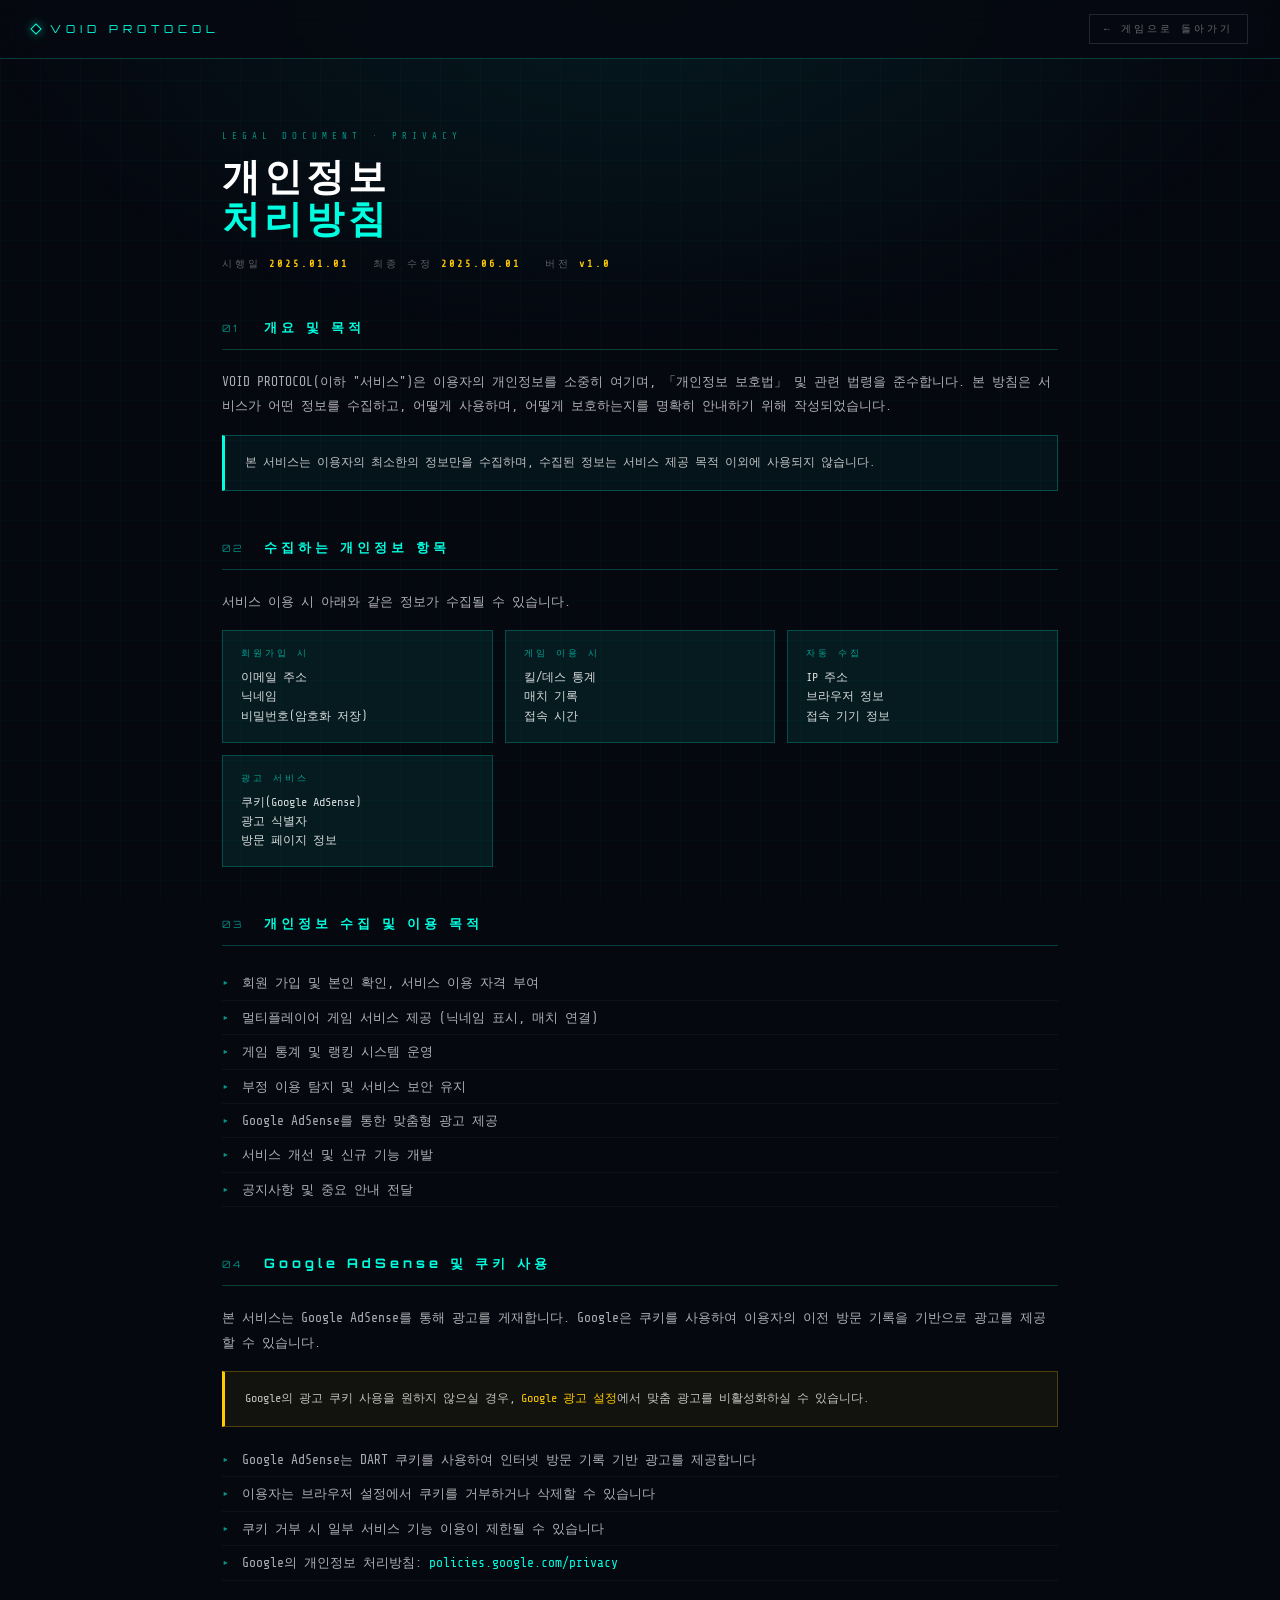
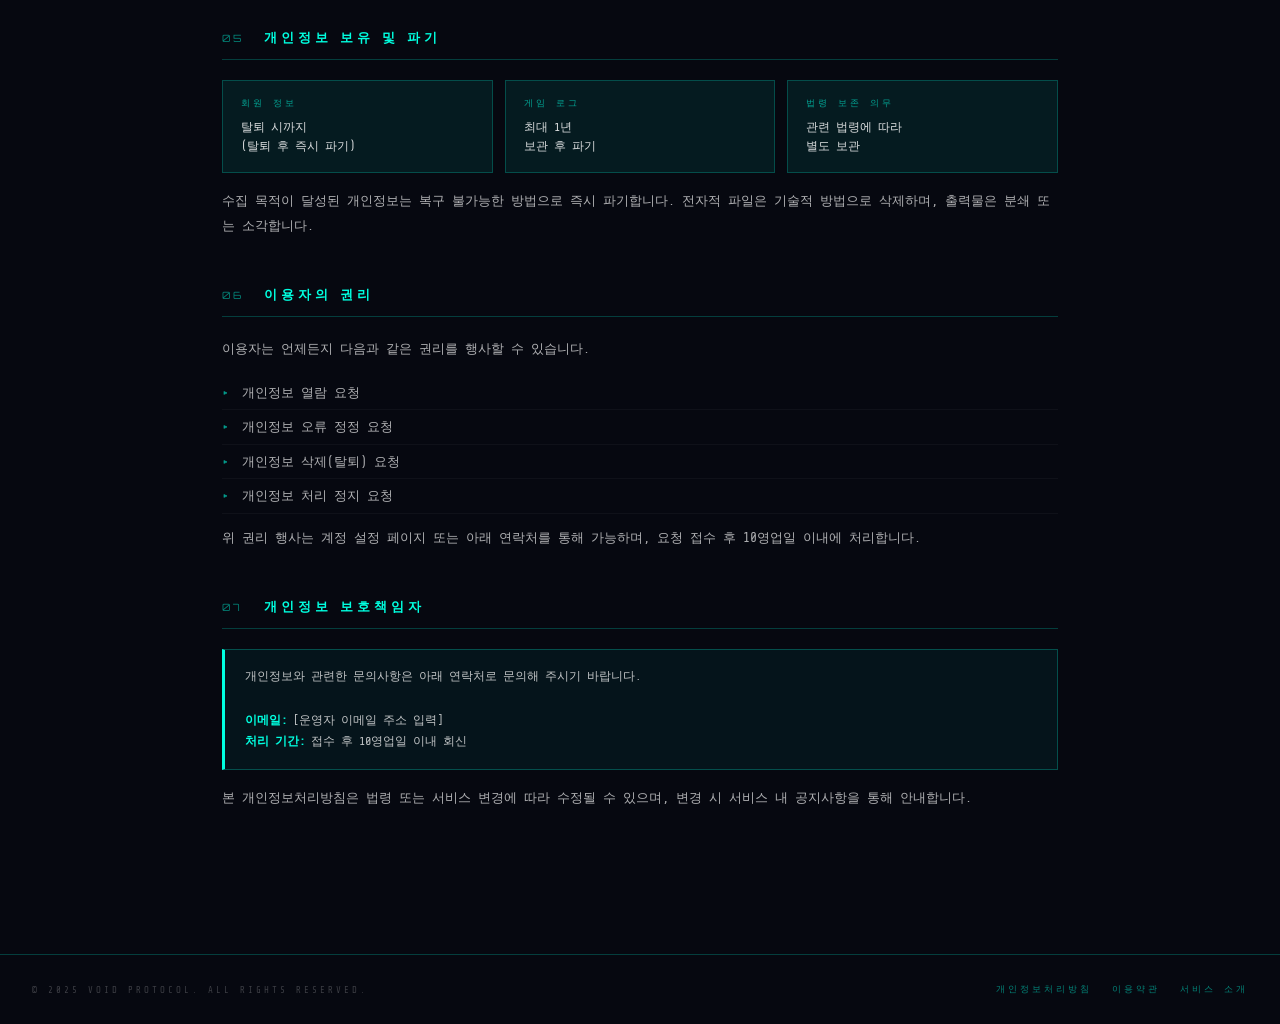
<file: privacy.html>
<!DOCTYPE html>
<html lang="ko">
<head>
  <script async src="https://pagead2.googlesyndication.com/pagead/js/adsbygoogle.js?client=ca-pub-8468811206307354" crossorigin="anonymous"></script>
  <meta charset="UTF-8"/>
  <meta name="viewport" content="width=device-width,initial-scale=1.0"/>
  <title>개인정보처리방침 — VOID PROTOCOL</title>
  <link rel="preconnect" href="https://fonts.googleapis.com">
  <link href="https://fonts.googleapis.com/css2?family=Orbitron:wght@400;700;900&family=Share+Tech+Mono&display=swap" rel="stylesheet">
  <style>
    :root {
      --hud: #00ffe0;
      --warn: #ffcc00;
      --danger: #ff4444;
      --bg: #060810;
      --border: rgba(0,255,224,0.22);
      --dim: rgba(0,255,224,0.08);
    }
    *, *::before, *::after { margin:0; padding:0; box-sizing:border-box; }

    body {
      background: var(--bg);
      color: rgba(255,255,255,0.82);
      font-family: 'Share Tech Mono', monospace;
      min-height: 100vh;
      overflow-x: hidden;
    }

    /* grid scanlines */
    body::before {
      content:'';
      position:fixed; inset:0; pointer-events:none; z-index:0;
      background-image:
        linear-gradient(rgba(0,255,224,0.025) 1px, transparent 1px),
        linear-gradient(90deg, rgba(0,255,224,0.025) 1px, transparent 1px);
      background-size: 40px 40px;
    }
    body::after {
      content:'';
      position:fixed; inset:0; pointer-events:none; z-index:0;
      background: radial-gradient(ellipse 80% 60% at 50% 0%, rgba(0,255,224,0.07), transparent 65%);
    }

    /* NAV */
    nav {
      position: sticky; top:0; z-index:100;
      display: flex; align-items:center; justify-content:space-between;
      padding: 14px 32px;
      background: rgba(6,8,16,0.88);
      border-bottom: 1px solid var(--border);
      backdrop-filter: blur(12px);
      animation: slideDown .5s cubic-bezier(.16,1,.3,1) both;
    }
    .nav-brand {
      font-family:'Orbitron',monospace;
      font-size:11px; letter-spacing:5px; color:var(--hud);
      text-decoration:none;
      display:flex; align-items:center; gap:10px;
    }
    .nav-brand::before {
      content:'';
      width:8px; height:8px;
      border:1px solid var(--hud);
      transform:rotate(45deg);
      box-shadow:0 0 10px rgba(0,255,224,0.5);
      animation: pulse 2s ease-in-out infinite;
    }
    .nav-back {
      font-size:10px; letter-spacing:3px; color:rgba(255,255,255,0.4);
      text-decoration:none;
      border:1px solid rgba(255,255,255,0.12);
      padding:7px 14px;
      transition:.15s;
    }
    .nav-back:hover { color:var(--hud); border-color:var(--border); }

    /* HERO */
    .hero {
      position:relative; z-index:1;
      padding: 72px 32px 48px;
      max-width: 900px; margin:0 auto;
      animation: fadeUp .6s .1s cubic-bezier(.16,1,.3,1) both;
    }
    .hero-tag {
      font-size:9px; letter-spacing:5px; color:var(--hud);
      opacity:.55; margin-bottom:14px;
    }
    h1 {
      font-family:'Orbitron',monospace;
      font-size: clamp(22px,4vw,38px);
      letter-spacing:4px; color:#fff;
      line-height:1.1; margin-bottom:18px;
    }
    h1 span { color:var(--hud); }
    .hero-meta {
      font-size:10px; letter-spacing:3px;
      color:rgba(255,255,255,0.35);
      display:flex; gap:24px; flex-wrap:wrap;
    }
    .hero-meta b { color:var(--warn); }

    /* CONTENT */
    .content {
      position:relative; z-index:1;
      max-width:900px; margin:0 auto;
      padding:0 32px 96px;
    }

    .section {
      margin-bottom:48px;
      animation: fadeUp .5s cubic-bezier(.16,1,.3,1) both;
    }
    .section:nth-child(1) { animation-delay:.15s }
    .section:nth-child(2) { animation-delay:.2s }
    .section:nth-child(3) { animation-delay:.25s }
    .section:nth-child(4) { animation-delay:.3s }
    .section:nth-child(5) { animation-delay:.35s }
    .section:nth-child(6) { animation-delay:.4s }
    .section:nth-child(7) { animation-delay:.45s }

    .section-header {
      display:flex; align-items:center; gap:14px;
      margin-bottom:20px; padding-bottom:12px;
      border-bottom:1px solid var(--border);
    }
    .section-num {
      font-family:'Orbitron',monospace;
      font-size:10px; letter-spacing:3px;
      color:var(--hud); opacity:.5;
      min-width:28px;
    }
    h2 {
      font-family:'Orbitron',monospace;
      font-size:13px; letter-spacing:4px; color:var(--hud);
    }

    p {
      font-size:13px; line-height:1.9;
      color:rgba(255,255,255,0.68);
      margin-bottom:14px;
    }
    p:last-child { margin-bottom:0; }

    .info-grid {
      display:grid;
      grid-template-columns: repeat(auto-fill, minmax(220px,1fr));
      gap:12px; margin:16px 0;
    }
    .info-card {
      background:var(--dim);
      border:1px solid var(--border);
      padding:16px 18px;
    }
    .info-card-label {
      font-size:9px; letter-spacing:3px;
      color:var(--hud); opacity:.6;
      margin-bottom:8px;
    }
    .info-card-val {
      font-size:12px; color:rgba(255,255,255,0.85);
      line-height:1.6;
    }

    .highlight-box {
      background: rgba(0,255,224,0.05);
      border:1px solid rgba(0,255,224,0.25);
      border-left:3px solid var(--hud);
      padding:16px 20px;
      margin:16px 0;
      font-size:12px; line-height:1.8;
      color:rgba(255,255,255,0.75);
    }
    .warn-box {
      background: rgba(255,204,0,0.05);
      border:1px solid rgba(255,204,0,0.25);
      border-left:3px solid var(--warn);
      padding:16px 20px;
      margin:16px 0;
      font-size:12px; line-height:1.8;
      color:rgba(255,255,255,0.75);
    }

    ul {
      list-style:none;
      margin:12px 0;
    }
    ul li {
      font-size:13px; line-height:1.8;
      color:rgba(255,255,255,0.68);
      padding:5px 0 5px 20px;
      position:relative;
      border-bottom:1px solid rgba(255,255,255,0.04);
    }
    ul li::before {
      content:'▸';
      position:absolute; left:0;
      color:var(--hud); opacity:.6;
    }

    /* FOOTER */
    footer {
      position:relative; z-index:1;
      border-top:1px solid var(--border);
      padding:28px 32px;
      display:flex; justify-content:space-between; align-items:center; flex-wrap:wrap; gap:12px;
      font-size:9px; letter-spacing:3px;
      color:rgba(255,255,255,0.22);
    }
    footer a { color:var(--hud); opacity:.5; text-decoration:none; }
    footer a:hover { opacity:1; }

    @keyframes slideDown {
      from { transform:translateY(-16px); opacity:0; }
      to   { transform:translateY(0); opacity:1; }
    }
    @keyframes fadeUp {
      from { transform:translateY(14px); opacity:0; }
      to   { transform:translateY(0); opacity:1; }
    }
    @keyframes pulse {
      0%,100% { opacity:.5; transform:rotate(45deg) scale(.88); }
      50%      { opacity:1;  transform:rotate(45deg) scale(1.15); }
    }

    @media(max-width:600px) {
      nav { padding:12px 18px; }
      .hero, .content { padding-left:18px; padding-right:18px; }
      h1 { font-size:20px; }
    }
  </style>
</head>
<body>

<nav>
  <a class="nav-brand" href="index.html">VOID PROTOCOL</a>
  <a class="nav-back" href="index.html">← 게임으로 돌아가기</a>
</nav>

<section class="hero">
  <div class="hero-tag">LEGAL DOCUMENT · PRIVACY</div>
  <h1>개인정보<br/><span>처리방침</span></h1>
  <div class="hero-meta">
    <span>시행일 <b>2025.01.01</b></span>
    <span>최종 수정 <b>2025.06.01</b></span>
    <span>버전 <b>v1.0</b></span>
  </div>
</section>

<div class="content">

  <div class="section">
    <div class="section-header">
      <span class="section-num">01</span>
      <h2>개요 및 목적</h2>
    </div>
    <p>VOID PROTOCOL(이하 "서비스")은 이용자의 개인정보를 소중히 여기며, 「개인정보 보호법」 및 관련 법령을 준수합니다. 본 방침은 서비스가 어떤 정보를 수집하고, 어떻게 사용하며, 어떻게 보호하는지를 명확히 안내하기 위해 작성되었습니다.</p>
    <div class="highlight-box">
      본 서비스는 이용자의 최소한의 정보만을 수집하며, 수집된 정보는 서비스 제공 목적 이외에 사용되지 않습니다.
    </div>
  </div>

  <div class="section">
    <div class="section-header">
      <span class="section-num">02</span>
      <h2>수집하는 개인정보 항목</h2>
    </div>
    <p>서비스 이용 시 아래와 같은 정보가 수집될 수 있습니다.</p>
    <div class="info-grid">
      <div class="info-card">
        <div class="info-card-label">회원가입 시</div>
        <div class="info-card-val">이메일 주소<br/>닉네임<br/>비밀번호(암호화 저장)</div>
      </div>
      <div class="info-card">
        <div class="info-card-label">게임 이용 시</div>
        <div class="info-card-val">킬/데스 통계<br/>매치 기록<br/>접속 시간</div>
      </div>
      <div class="info-card">
        <div class="info-card-label">자동 수집</div>
        <div class="info-card-val">IP 주소<br/>브라우저 정보<br/>접속 기기 정보</div>
      </div>
      <div class="info-card">
        <div class="info-card-label">광고 서비스</div>
        <div class="info-card-val">쿠키(Google AdSense)<br/>광고 식별자<br/>방문 페이지 정보</div>
      </div>
    </div>
  </div>

  <div class="section">
    <div class="section-header">
      <span class="section-num">03</span>
      <h2>개인정보 수집 및 이용 목적</h2>
    </div>
    <ul>
      <li>회원 가입 및 본인 확인, 서비스 이용 자격 부여</li>
      <li>멀티플레이어 게임 서비스 제공 (닉네임 표시, 매치 연결)</li>
      <li>게임 통계 및 랭킹 시스템 운영</li>
      <li>부정 이용 탐지 및 서비스 보안 유지</li>
      <li>Google AdSense를 통한 맞춤형 광고 제공</li>
      <li>서비스 개선 및 신규 기능 개발</li>
      <li>공지사항 및 중요 안내 전달</li>
    </ul>
  </div>

  <div class="section">
    <div class="section-header">
      <span class="section-num">04</span>
      <h2>Google AdSense 및 쿠키 사용</h2>
    </div>
    <p>본 서비스는 Google AdSense를 통해 광고를 게재합니다. Google은 쿠키를 사용하여 이용자의 이전 방문 기록을 기반으로 광고를 제공할 수 있습니다.</p>
    <div class="warn-box">
      Google의 광고 쿠키 사용을 원하지 않으실 경우, <a href="https://www.google.com/settings/ads" target="_blank" style="color:var(--warn);text-decoration:none;">Google 광고 설정</a>에서 맞춤 광고를 비활성화하실 수 있습니다.
    </div>
    <ul>
      <li>Google AdSense는 DART 쿠키를 사용하여 인터넷 방문 기록 기반 광고를 제공합니다</li>
      <li>이용자는 브라우저 설정에서 쿠키를 거부하거나 삭제할 수 있습니다</li>
      <li>쿠키 거부 시 일부 서비스 기능 이용이 제한될 수 있습니다</li>
      <li>Google의 개인정보 처리방침: <a href="https://policies.google.com/privacy" target="_blank" style="color:var(--hud);text-decoration:none;">policies.google.com/privacy</a></li>
    </ul>
  </div>

  <div class="section">
    <div class="section-header">
      <span class="section-num">05</span>
      <h2>개인정보 보유 및 파기</h2>
    </div>
    <div class="info-grid">
      <div class="info-card">
        <div class="info-card-label">회원 정보</div>
        <div class="info-card-val">탈퇴 시까지<br/>(탈퇴 후 즉시 파기)</div>
      </div>
      <div class="info-card">
        <div class="info-card-label">게임 로그</div>
        <div class="info-card-val">최대 1년<br/>보관 후 파기</div>
      </div>
      <div class="info-card">
        <div class="info-card-label">법령 보존 의무</div>
        <div class="info-card-val">관련 법령에 따라<br/>별도 보관</div>
      </div>
    </div>
    <p>수집 목적이 달성된 개인정보는 복구 불가능한 방법으로 즉시 파기합니다. 전자적 파일은 기술적 방법으로 삭제하며, 출력물은 분쇄 또는 소각합니다.</p>
  </div>

  <div class="section">
    <div class="section-header">
      <span class="section-num">06</span>
      <h2>이용자의 권리</h2>
    </div>
    <p>이용자는 언제든지 다음과 같은 권리를 행사할 수 있습니다.</p>
    <ul>
      <li>개인정보 열람 요청</li>
      <li>개인정보 오류 정정 요청</li>
      <li>개인정보 삭제(탈퇴) 요청</li>
      <li>개인정보 처리 정지 요청</li>
    </ul>
    <p>위 권리 행사는 계정 설정 페이지 또는 아래 연락처를 통해 가능하며, 요청 접수 후 10영업일 이내에 처리합니다.</p>
  </div>

  <div class="section">
    <div class="section-header">
      <span class="section-num">07</span>
      <h2>개인정보 보호책임자</h2>
    </div>
    <div class="highlight-box">
      개인정보와 관련한 문의사항은 아래 연락처로 문의해 주시기 바랍니다.<br/><br/>
      <strong style="color:var(--hud);">이메일:</strong> [운영자 이메일 주소 입력]<br/>
      <strong style="color:var(--hud);">처리 기간:</strong> 접수 후 10영업일 이내 회신
    </div>
    <p>본 개인정보처리방침은 법령 또는 서비스 변경에 따라 수정될 수 있으며, 변경 시 서비스 내 공지사항을 통해 안내합니다.</p>
  </div>

</div>

<footer>
  <span>© 2025 VOID PROTOCOL. ALL RIGHTS RESERVED.</span>
  <div style="display:flex;gap:20px;">
    <a href="privacy.html">개인정보처리방침</a>
    <a href="terms.html">이용약관</a>
    <a href="about.html">서비스 소개</a>
  </div>
</footer>

</body>
</html>
</file>
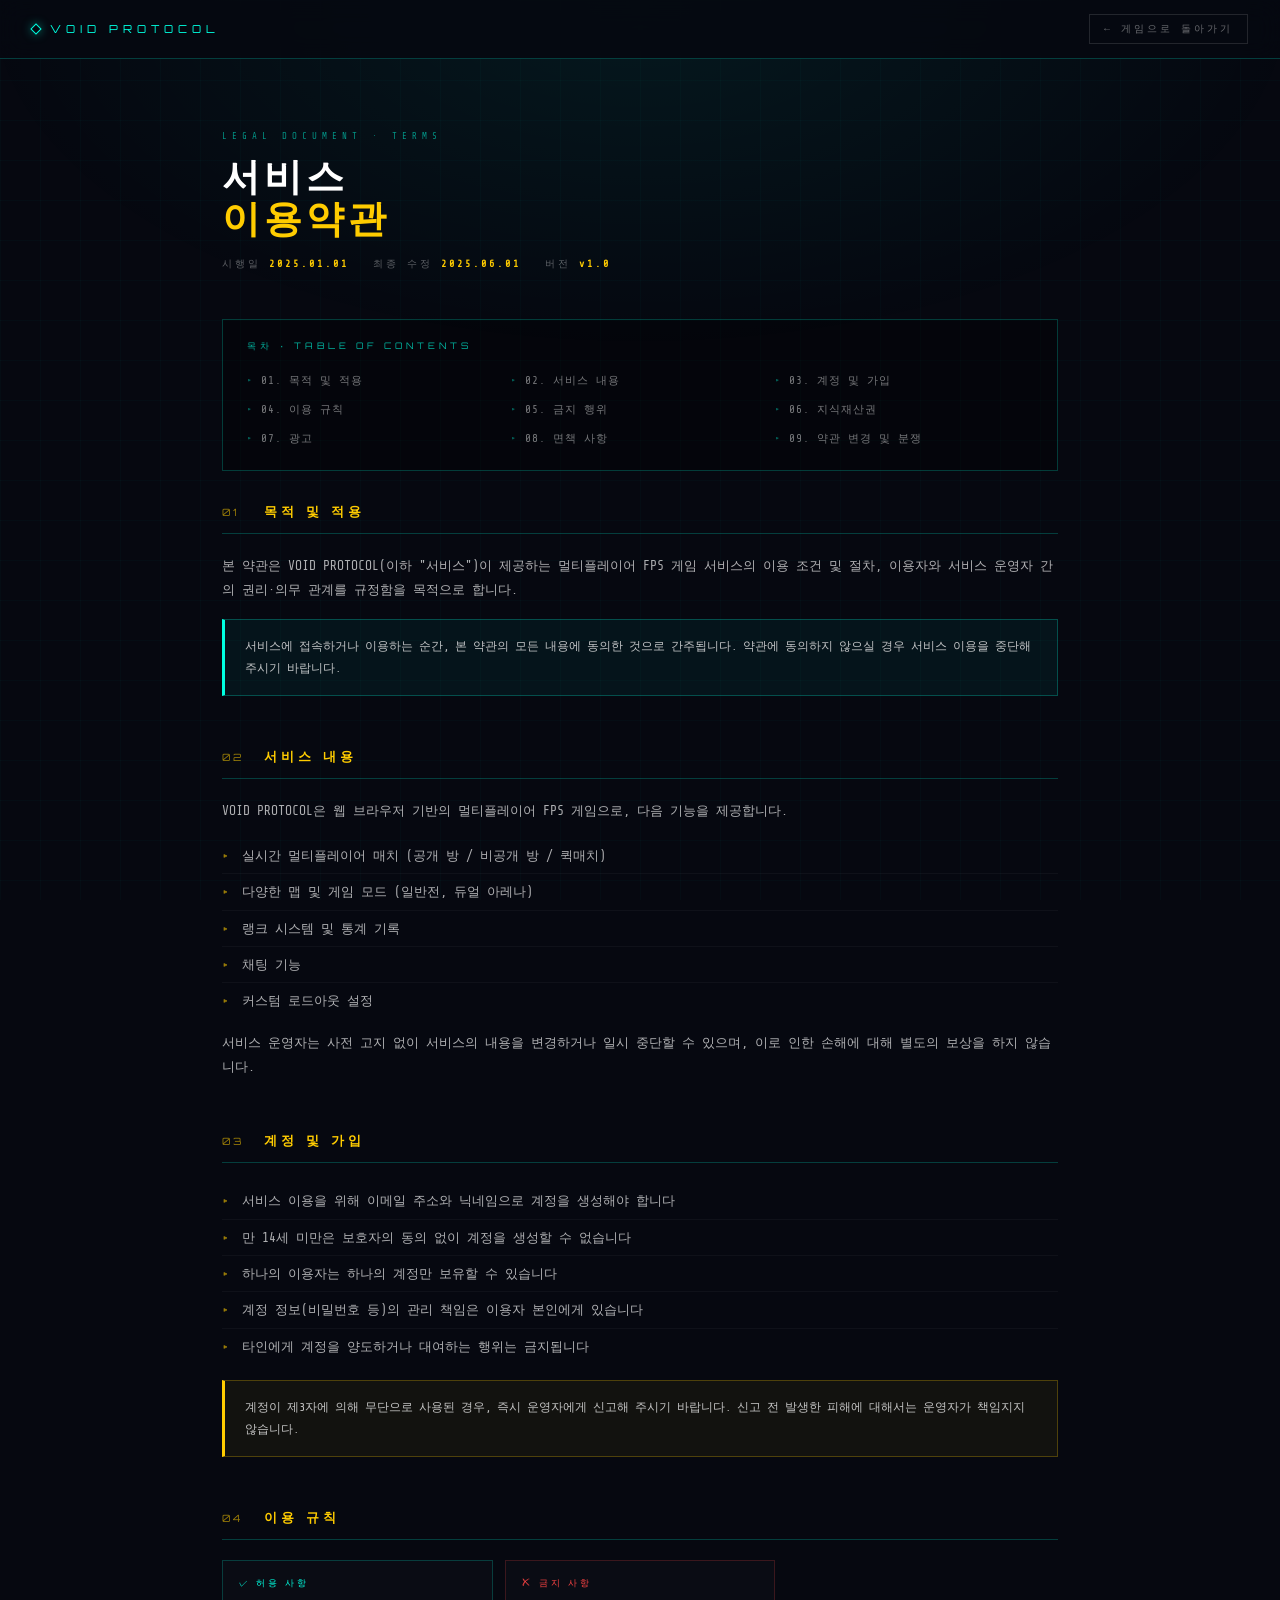
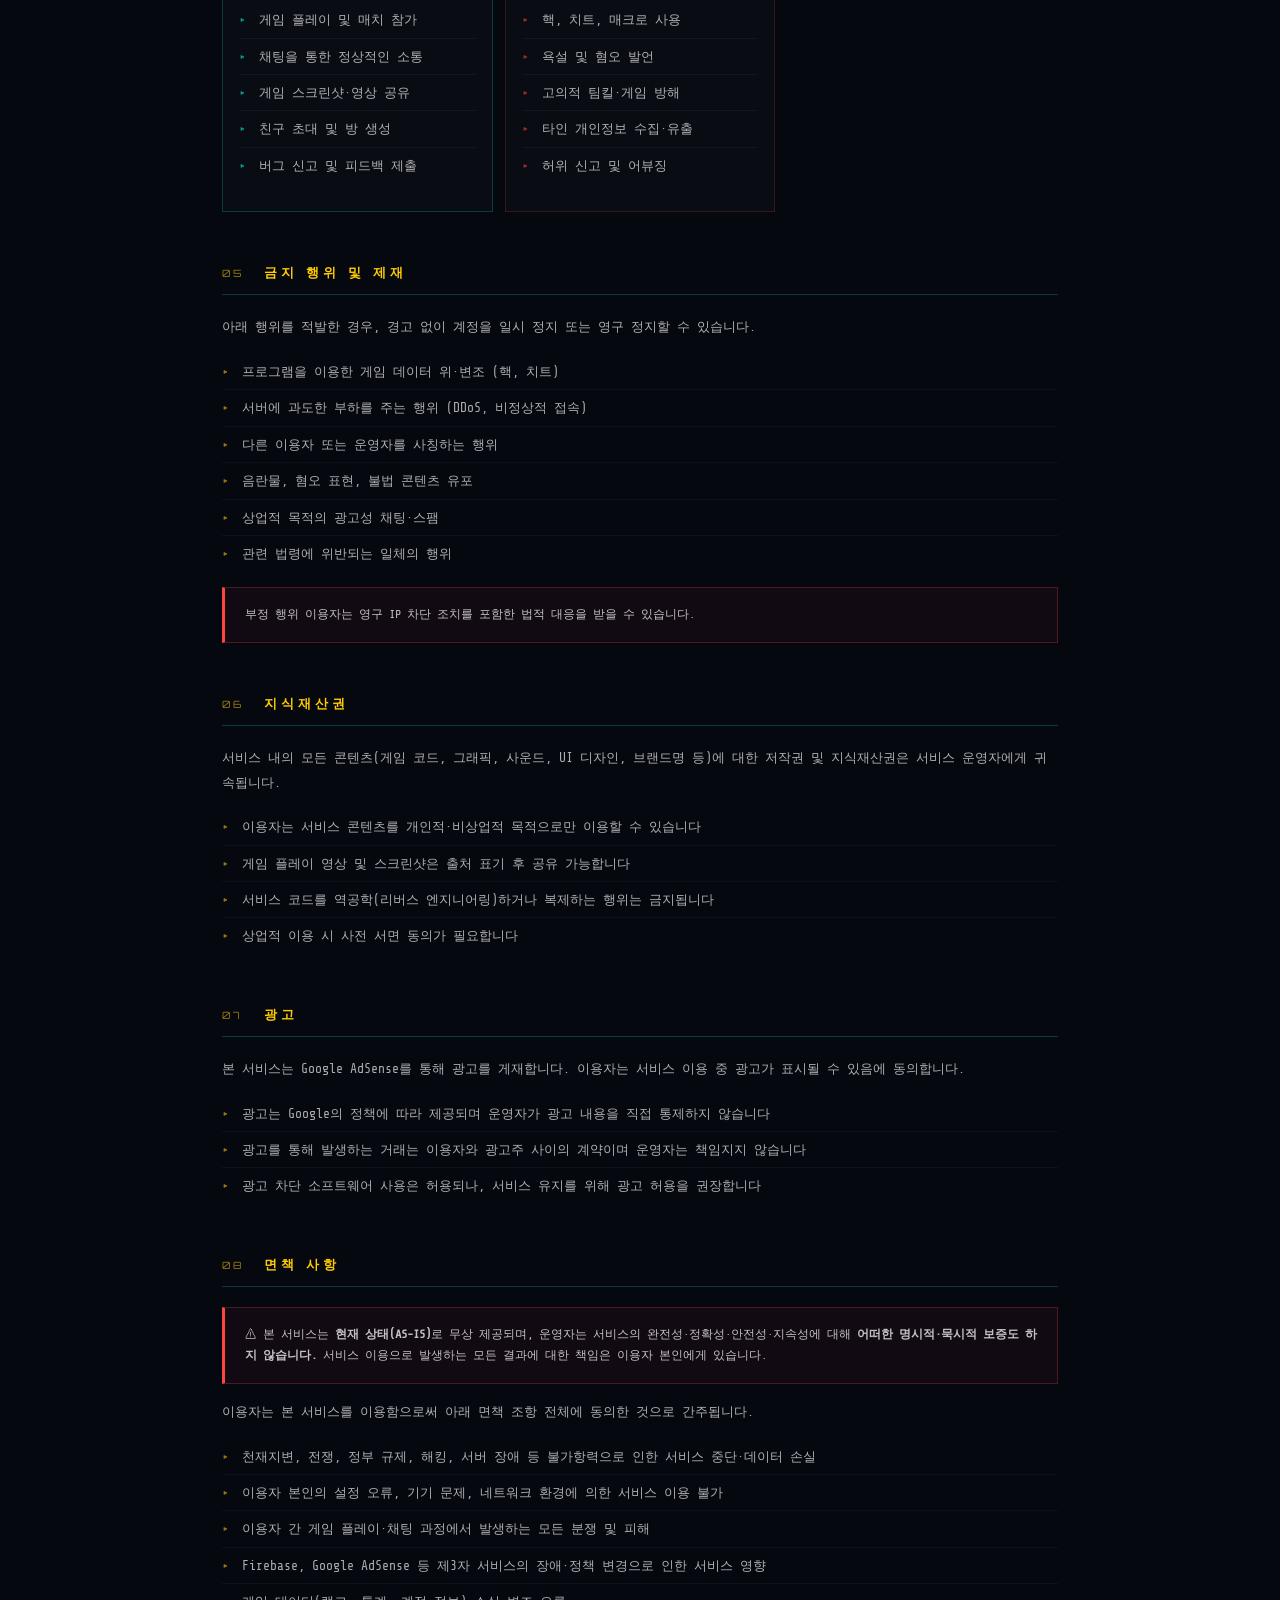
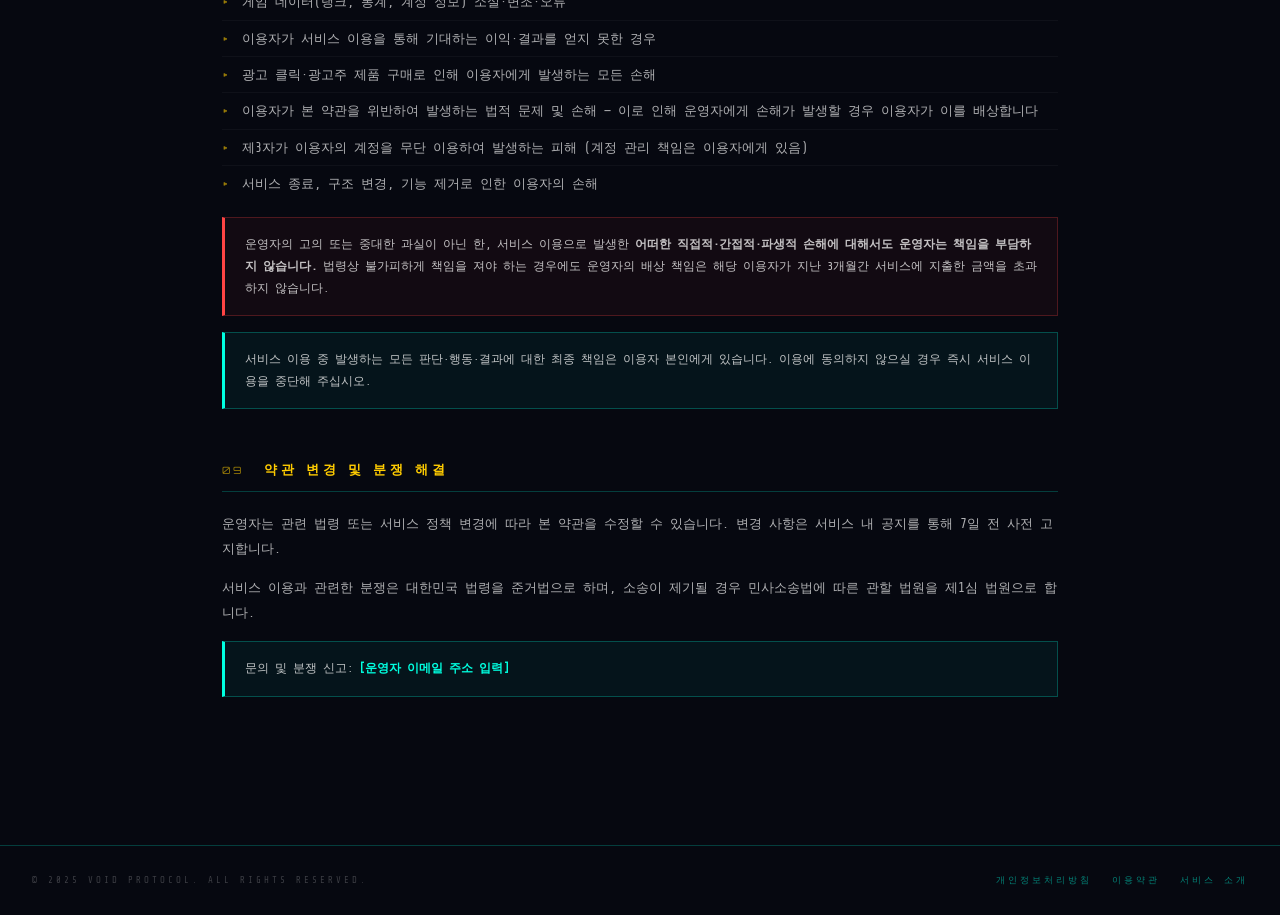
<file: terms.html>
<!DOCTYPE html>
<html lang="ko">
<head>
  <script async src="https://pagead2.googlesyndication.com/pagead/js/adsbygoogle.js?client=ca-pub-8468811206307354" crossorigin="anonymous"></script>
  <meta charset="UTF-8"/>
  <meta name="viewport" content="width=device-width,initial-scale=1.0"/>
  <title>이용약관 — VOID PROTOCOL</title>
  <link href="https://fonts.googleapis.com/css2?family=Orbitron:wght@400;700;900&family=Share+Tech+Mono&display=swap" rel="stylesheet">
  <style>
    :root {
      --hud: #00ffe0;
      --warn: #ffcc00;
      --danger: #ff4444;
      --bg: #060810;
      --border: rgba(0,255,224,0.22);
      --dim: rgba(0,255,224,0.08);
    }
    *, *::before, *::after { margin:0; padding:0; box-sizing:border-box; }

    body {
      background: var(--bg);
      color: rgba(255,255,255,0.82);
      font-family: 'Share Tech Mono', monospace;
      min-height: 100vh;
      overflow-x: hidden;
    }
    body::before {
      content:'';
      position:fixed; inset:0; pointer-events:none; z-index:0;
      background-image:
        linear-gradient(rgba(0,255,224,0.025) 1px, transparent 1px),
        linear-gradient(90deg, rgba(0,255,224,0.025) 1px, transparent 1px);
      background-size: 40px 40px;
    }
    body::after {
      content:'';
      position:fixed; inset:0; pointer-events:none; z-index:0;
      background: radial-gradient(ellipse 80% 60% at 50% 0%, rgba(0,255,224,0.07), transparent 65%);
    }

    nav {
      position:sticky; top:0; z-index:100;
      display:flex; align-items:center; justify-content:space-between;
      padding:14px 32px;
      background:rgba(6,8,16,0.88);
      border-bottom:1px solid var(--border);
      backdrop-filter:blur(12px);
      animation:slideDown .5s cubic-bezier(.16,1,.3,1) both;
    }
    .nav-brand {
      font-family:'Orbitron',monospace;
      font-size:11px; letter-spacing:5px; color:var(--hud);
      text-decoration:none;
      display:flex; align-items:center; gap:10px;
    }
    .nav-brand::before {
      content:'';
      width:8px; height:8px;
      border:1px solid var(--hud);
      transform:rotate(45deg);
      box-shadow:0 0 10px rgba(0,255,224,0.5);
      animation:pulse 2s ease-in-out infinite;
    }
    .nav-back {
      font-size:10px; letter-spacing:3px; color:rgba(255,255,255,0.4);
      text-decoration:none;
      border:1px solid rgba(255,255,255,0.12);
      padding:7px 14px;
      transition:.15s;
    }
    .nav-back:hover { color:var(--hud); border-color:var(--border); }

    .hero {
      position:relative; z-index:1;
      padding:72px 32px 48px;
      max-width:900px; margin:0 auto;
      animation:fadeUp .6s .1s cubic-bezier(.16,1,.3,1) both;
    }
    .hero-tag { font-size:9px; letter-spacing:5px; color:var(--hud); opacity:.55; margin-bottom:14px; }
    h1 {
      font-family:'Orbitron',monospace;
      font-size:clamp(22px,4vw,38px);
      letter-spacing:4px; color:#fff;
      line-height:1.1; margin-bottom:18px;
    }
    h1 span { color:var(--warn); }
    .hero-meta {
      font-size:10px; letter-spacing:3px;
      color:rgba(255,255,255,0.35);
      display:flex; gap:24px; flex-wrap:wrap;
    }
    .hero-meta b { color:var(--warn); }

    /* TOC */
    .toc {
      position:relative; z-index:1;
      max-width:900px; margin:0 auto;
      padding:0 32px 32px;
      animation:fadeUp .5s .2s cubic-bezier(.16,1,.3,1) both;
    }
    .toc-inner {
      background:rgba(0,0,0,0.3);
      border:1px solid var(--border);
      padding:20px 24px;
      display:grid;
      grid-template-columns: repeat(auto-fill, minmax(200px,1fr));
      gap:6px;
    }
    .toc-title {
      grid-column:1/-1;
      font-family:'Orbitron',monospace;
      font-size:9px; letter-spacing:4px; color:var(--hud);
      margin-bottom:10px; opacity:.7;
    }
    .toc a {
      font-size:11px; letter-spacing:1px;
      color:rgba(255,255,255,0.45);
      text-decoration:none;
      padding:4px 0;
      display:flex; align-items:center; gap:8px;
      transition:.15s;
    }
    .toc a::before { content:'▸'; color:var(--hud); opacity:.4; font-size:9px; }
    .toc a:hover { color:var(--hud); }

    .content {
      position:relative; z-index:1;
      max-width:900px; margin:0 auto;
      padding:0 32px 96px;
    }

    .section {
      margin-bottom:52px;
      animation:fadeUp .5s cubic-bezier(.16,1,.3,1) both;
      scroll-margin-top:80px;
    }
    .section:nth-child(1){animation-delay:.15s}
    .section:nth-child(2){animation-delay:.2s}
    .section:nth-child(3){animation-delay:.25s}
    .section:nth-child(4){animation-delay:.3s}
    .section:nth-child(5){animation-delay:.35s}
    .section:nth-child(6){animation-delay:.4s}
    .section:nth-child(7){animation-delay:.45s}
    .section:nth-child(8){animation-delay:.5s}
    .section:nth-child(9){animation-delay:.55s}

    .section-header {
      display:flex; align-items:center; gap:14px;
      margin-bottom:20px; padding-bottom:12px;
      border-bottom:1px solid var(--border);
    }
    .section-num {
      font-family:'Orbitron',monospace;
      font-size:10px; letter-spacing:3px; color:var(--warn); opacity:.6;
      min-width:28px;
    }
    h2 {
      font-family:'Orbitron',monospace;
      font-size:13px; letter-spacing:4px; color:var(--warn);
    }

    p {
      font-size:13px; line-height:1.9;
      color:rgba(255,255,255,0.68);
      margin-bottom:14px;
    }
    p:last-child { margin-bottom:0; }

    ul {
      list-style:none; margin:12px 0;
    }
    ul li {
      font-size:13px; line-height:1.8;
      color:rgba(255,255,255,0.68);
      padding:6px 0 6px 20px;
      position:relative;
      border-bottom:1px solid rgba(255,255,255,0.04);
    }
    ul li:last-child { border-bottom:none; }
    ul li::before {
      content:'▸'; position:absolute; left:0;
      color:var(--warn); opacity:.6;
    }

    .highlight-box {
      background:rgba(0,255,224,0.05);
      border:1px solid rgba(0,255,224,0.25);
      border-left:3px solid var(--hud);
      padding:16px 20px; margin:16px 0;
      font-size:12px; line-height:1.8;
      color:rgba(255,255,255,0.75);
    }
    .warn-box {
      background:rgba(255,68,68,0.05);
      border:1px solid rgba(255,68,68,0.25);
      border-left:3px solid var(--danger);
      padding:16px 20px; margin:16px 0;
      font-size:12px; line-height:1.8;
      color:rgba(255,255,255,0.75);
    }
    .yellow-box {
      background:rgba(255,204,0,0.05);
      border:1px solid rgba(255,204,0,0.25);
      border-left:3px solid var(--warn);
      padding:16px 20px; margin:16px 0;
      font-size:12px; line-height:1.8;
      color:rgba(255,255,255,0.75);
    }

    .rule-grid {
      display:grid;
      grid-template-columns:repeat(auto-fill,minmax(260px,1fr));
      gap:12px; margin:16px 0;
    }
    .rule-card {
      padding:16px;
      border:1px solid rgba(255,255,255,0.08);
      background:rgba(255,255,255,0.02);
    }
    .rule-card.allowed { border-color:rgba(0,255,224,0.2); }
    .rule-card.forbidden { border-color:rgba(255,68,68,0.2); }
    .rule-card-title {
      font-family:'Orbitron',monospace;
      font-size:9px; letter-spacing:3px; margin-bottom:10px;
    }
    .rule-card.allowed .rule-card-title { color:var(--hud); }
    .rule-card.forbidden .rule-card-title { color:var(--danger); }
    .rule-card ul li::before { color:inherit; }
    .rule-card.allowed ul li::before { color:var(--hud); }
    .rule-card.forbidden ul li::before { color:var(--danger); }

    footer {
      position:relative; z-index:1;
      border-top:1px solid var(--border);
      padding:28px 32px;
      display:flex; justify-content:space-between; align-items:center; flex-wrap:wrap; gap:12px;
      font-size:9px; letter-spacing:3px;
      color:rgba(255,255,255,0.22);
    }
    footer a { color:var(--hud); opacity:.5; text-decoration:none; }
    footer a:hover { opacity:1; }

    @keyframes slideDown {
      from { transform:translateY(-16px); opacity:0; }
      to   { transform:translateY(0); opacity:1; }
    }
    @keyframes fadeUp {
      from { transform:translateY(14px); opacity:0; }
      to   { transform:translateY(0); opacity:1; }
    }
    @keyframes pulse {
      0%,100% { opacity:.5; transform:rotate(45deg) scale(.88); }
      50%      { opacity:1;  transform:rotate(45deg) scale(1.15); }
    }

    @media(max-width:600px) {
      nav { padding:12px 18px; }
      .hero,.toc,.content { padding-left:18px; padding-right:18px; }
      h1 { font-size:20px; }
    }
  </style>
</head>
<body>

<nav>
  <a class="nav-brand" href="index.html">VOID PROTOCOL</a>
  <a class="nav-back" href="index.html">← 게임으로 돌아가기</a>
</nav>

<section class="hero">
  <div class="hero-tag">LEGAL DOCUMENT · TERMS</div>
  <h1>서비스<br/><span>이용약관</span></h1>
  <div class="hero-meta">
    <span>시행일 <b>2025.01.01</b></span>
    <span>최종 수정 <b>2025.06.01</b></span>
    <span>버전 <b>v1.0</b></span>
  </div>
</section>

<div class="toc">
  <div class="toc-inner">
    <div class="toc-title">목차 · TABLE OF CONTENTS</div>
    <a href="#s1">01. 목적 및 적용</a>
    <a href="#s2">02. 서비스 내용</a>
    <a href="#s3">03. 계정 및 가입</a>
    <a href="#s4">04. 이용 규칙</a>
    <a href="#s5">05. 금지 행위</a>
    <a href="#s6">06. 지식재산권</a>
    <a href="#s7">07. 광고</a>
    <a href="#s8">08. 면책 사항</a>
    <a href="#s9">09. 약관 변경 및 분쟁</a>
  </div>
</div>

<div class="content">

  <div class="section" id="s1">
    <div class="section-header">
      <span class="section-num">01</span>
      <h2>목적 및 적용</h2>
    </div>
    <p>본 약관은 VOID PROTOCOL(이하 "서비스")이 제공하는 멀티플레이어 FPS 게임 서비스의 이용 조건 및 절차, 이용자와 서비스 운영자 간의 권리·의무 관계를 규정함을 목적으로 합니다.</p>
    <div class="highlight-box">
      서비스에 접속하거나 이용하는 순간, 본 약관의 모든 내용에 동의한 것으로 간주됩니다. 약관에 동의하지 않으실 경우 서비스 이용을 중단해 주시기 바랍니다.
    </div>
  </div>

  <div class="section" id="s2">
    <div class="section-header">
      <span class="section-num">02</span>
      <h2>서비스 내용</h2>
    </div>
    <p>VOID PROTOCOL은 웹 브라우저 기반의 멀티플레이어 FPS 게임으로, 다음 기능을 제공합니다.</p>
    <ul>
      <li>실시간 멀티플레이어 매치 (공개 방 / 비공개 방 / 퀵매치)</li>
      <li>다양한 맵 및 게임 모드 (일반전, 듀얼 아레나)</li>
      <li>랭크 시스템 및 통계 기록</li>
      <li>채팅 기능</li>
      <li>커스텀 로드아웃 설정</li>
    </ul>
    <p>서비스 운영자는 사전 고지 없이 서비스의 내용을 변경하거나 일시 중단할 수 있으며, 이로 인한 손해에 대해 별도의 보상을 하지 않습니다.</p>
  </div>

  <div class="section" id="s3">
    <div class="section-header">
      <span class="section-num">03</span>
      <h2>계정 및 가입</h2>
    </div>
    <ul>
      <li>서비스 이용을 위해 이메일 주소와 닉네임으로 계정을 생성해야 합니다</li>
      <li>만 14세 미만은 보호자의 동의 없이 계정을 생성할 수 없습니다</li>
      <li>하나의 이용자는 하나의 계정만 보유할 수 있습니다</li>
      <li>계정 정보(비밀번호 등)의 관리 책임은 이용자 본인에게 있습니다</li>
      <li>타인에게 계정을 양도하거나 대여하는 행위는 금지됩니다</li>
    </ul>
    <div class="yellow-box">
      계정이 제3자에 의해 무단으로 사용된 경우, 즉시 운영자에게 신고해 주시기 바랍니다. 신고 전 발생한 피해에 대해서는 운영자가 책임지지 않습니다.
    </div>
  </div>

  <div class="section" id="s4">
    <div class="section-header">
      <span class="section-num">04</span>
      <h2>이용 규칙</h2>
    </div>
    <div class="rule-grid">
      <div class="rule-card allowed">
        <div class="rule-card-title">✓ 허용 사항</div>
        <ul>
          <li>게임 플레이 및 매치 참가</li>
          <li>채팅을 통한 정상적인 소통</li>
          <li>게임 스크린샷·영상 공유</li>
          <li>친구 초대 및 방 생성</li>
          <li>버그 신고 및 피드백 제출</li>
        </ul>
      </div>
      <div class="rule-card forbidden">
        <div class="rule-card-title">✗ 금지 사항</div>
        <ul>
          <li>핵, 치트, 매크로 사용</li>
          <li>욕설 및 혐오 발언</li>
          <li>고의적 팀킬·게임 방해</li>
          <li>타인 개인정보 수집·유출</li>
          <li>허위 신고 및 어뷰징</li>
        </ul>
      </div>
    </div>
  </div>

  <div class="section" id="s5">
    <div class="section-header">
      <span class="section-num">05</span>
      <h2>금지 행위 및 제재</h2>
    </div>
    <p>아래 행위를 적발한 경우, 경고 없이 계정을 일시 정지 또는 영구 정지할 수 있습니다.</p>
    <ul>
      <li>프로그램을 이용한 게임 데이터 위·변조 (핵, 치트)</li>
      <li>서버에 과도한 부하를 주는 행위 (DDoS, 비정상적 접속)</li>
      <li>다른 이용자 또는 운영자를 사칭하는 행위</li>
      <li>음란물, 혐오 표현, 불법 콘텐츠 유포</li>
      <li>상업적 목적의 광고성 채팅·스팸</li>
      <li>관련 법령에 위반되는 일체의 행위</li>
    </ul>
    <div class="warn-box">
      부정 행위 이용자는 영구 IP 차단 조치를 포함한 법적 대응을 받을 수 있습니다.
    </div>
  </div>

  <div class="section" id="s6">
    <div class="section-header">
      <span class="section-num">06</span>
      <h2>지식재산권</h2>
    </div>
    <p>서비스 내의 모든 콘텐츠(게임 코드, 그래픽, 사운드, UI 디자인, 브랜드명 등)에 대한 저작권 및 지식재산권은 서비스 운영자에게 귀속됩니다.</p>
    <ul>
      <li>이용자는 서비스 콘텐츠를 개인적·비상업적 목적으로만 이용할 수 있습니다</li>
      <li>게임 플레이 영상 및 스크린샷은 출처 표기 후 공유 가능합니다</li>
      <li>서비스 코드를 역공학(리버스 엔지니어링)하거나 복제하는 행위는 금지됩니다</li>
      <li>상업적 이용 시 사전 서면 동의가 필요합니다</li>
    </ul>
  </div>

  <div class="section" id="s7">
    <div class="section-header">
      <span class="section-num">07</span>
      <h2>광고</h2>
    </div>
    <p>본 서비스는 Google AdSense를 통해 광고를 게재합니다. 이용자는 서비스 이용 중 광고가 표시될 수 있음에 동의합니다.</p>
    <ul>
      <li>광고는 Google의 정책에 따라 제공되며 운영자가 광고 내용을 직접 통제하지 않습니다</li>
      <li>광고를 통해 발생하는 거래는 이용자와 광고주 사이의 계약이며 운영자는 책임지지 않습니다</li>
      <li>광고 차단 소프트웨어 사용은 허용되나, 서비스 유지를 위해 광고 허용을 권장합니다</li>
    </ul>
  </div>

  <div class="section" id="s8">
    <div class="section-header">
      <span class="section-num">08</span>
      <h2>면책 사항</h2>
    </div>
    <div class="warn-box">
      ⚠ 본 서비스는 <strong>현재 상태(AS-IS)</strong>로 무상 제공되며, 운영자는 서비스의 완전성·정확성·안전성·지속성에 대해 <strong>어떠한 명시적·묵시적 보증도 하지 않습니다.</strong> 서비스 이용으로 발생하는 모든 결과에 대한 책임은 이용자 본인에게 있습니다.
    </div>
    <p>이용자는 본 서비스를 이용함으로써 아래 면책 조항 전체에 동의한 것으로 간주됩니다.</p>
    <ul>
      <li>천재지변, 전쟁, 정부 규제, 해킹, 서버 장애 등 불가항력으로 인한 서비스 중단·데이터 손실</li>
      <li>이용자 본인의 설정 오류, 기기 문제, 네트워크 환경에 의한 서비스 이용 불가</li>
      <li>이용자 간 게임 플레이·채팅 과정에서 발생하는 모든 분쟁 및 피해</li>
      <li>Firebase, Google AdSense 등 제3자 서비스의 장애·정책 변경으로 인한 서비스 영향</li>
      <li>게임 데이터(랭크, 통계, 계정 정보) 소실·변조·오류</li>
      <li>이용자가 서비스 이용을 통해 기대하는 이익·결과를 얻지 못한 경우</li>
      <li>광고 클릭·광고주 제품 구매로 인해 이용자에게 발생하는 모든 손해</li>
      <li>이용자가 본 약관을 위반하여 발생하는 법적 문제 및 손해 — 이로 인해 운영자에게 손해가 발생할 경우 이용자가 이를 배상합니다</li>
      <li>제3자가 이용자의 계정을 무단 이용하여 발생하는 피해 (계정 관리 책임은 이용자에게 있음)</li>
      <li>서비스 종료, 구조 변경, 기능 제거로 인한 이용자의 손해</li>
    </ul>
    <div class="warn-box">
      운영자의 고의 또는 중대한 과실이 아닌 한, 서비스 이용으로 발생한 <strong>어떠한 직접적·간접적·파생적 손해에 대해서도 운영자는 책임을 부담하지 않습니다.</strong> 법령상 불가피하게 책임을 져야 하는 경우에도 운영자의 배상 책임은 해당 이용자가 지난 3개월간 서비스에 지출한 금액을 초과하지 않습니다.
    </div>
    <div class="highlight-box">
      서비스 이용 중 발생하는 모든 판단·행동·결과에 대한 최종 책임은 이용자 본인에게 있습니다. 이용에 동의하지 않으실 경우 즉시 서비스 이용을 중단해 주십시오.
    </div>
  </div>

  <div class="section" id="s9">
    <div class="section-header">
      <span class="section-num">09</span>
      <h2>약관 변경 및 분쟁 해결</h2>
    </div>
    <p>운영자는 관련 법령 또는 서비스 정책 변경에 따라 본 약관을 수정할 수 있습니다. 변경 사항은 서비스 내 공지를 통해 7일 전 사전 고지합니다.</p>
    <p>서비스 이용과 관련한 분쟁은 대한민국 법령을 준거법으로 하며, 소송이 제기될 경우 민사소송법에 따른 관할 법원을 제1심 법원으로 합니다.</p>
    <div class="highlight-box">
      문의 및 분쟁 신고: <strong style="color:var(--hud);">[운영자 이메일 주소 입력]</strong>
    </div>
  </div>

</div>

<footer>
  <span>© 2025 VOID PROTOCOL. ALL RIGHTS RESERVED.</span>
  <div style="display:flex;gap:20px;">
    <a href="privacy.html">개인정보처리방침</a>
    <a href="terms.html">이용약관</a>
    <a href="about.html">서비스 소개</a>
  </div>
</footer>

</body>
</html>
</file>
